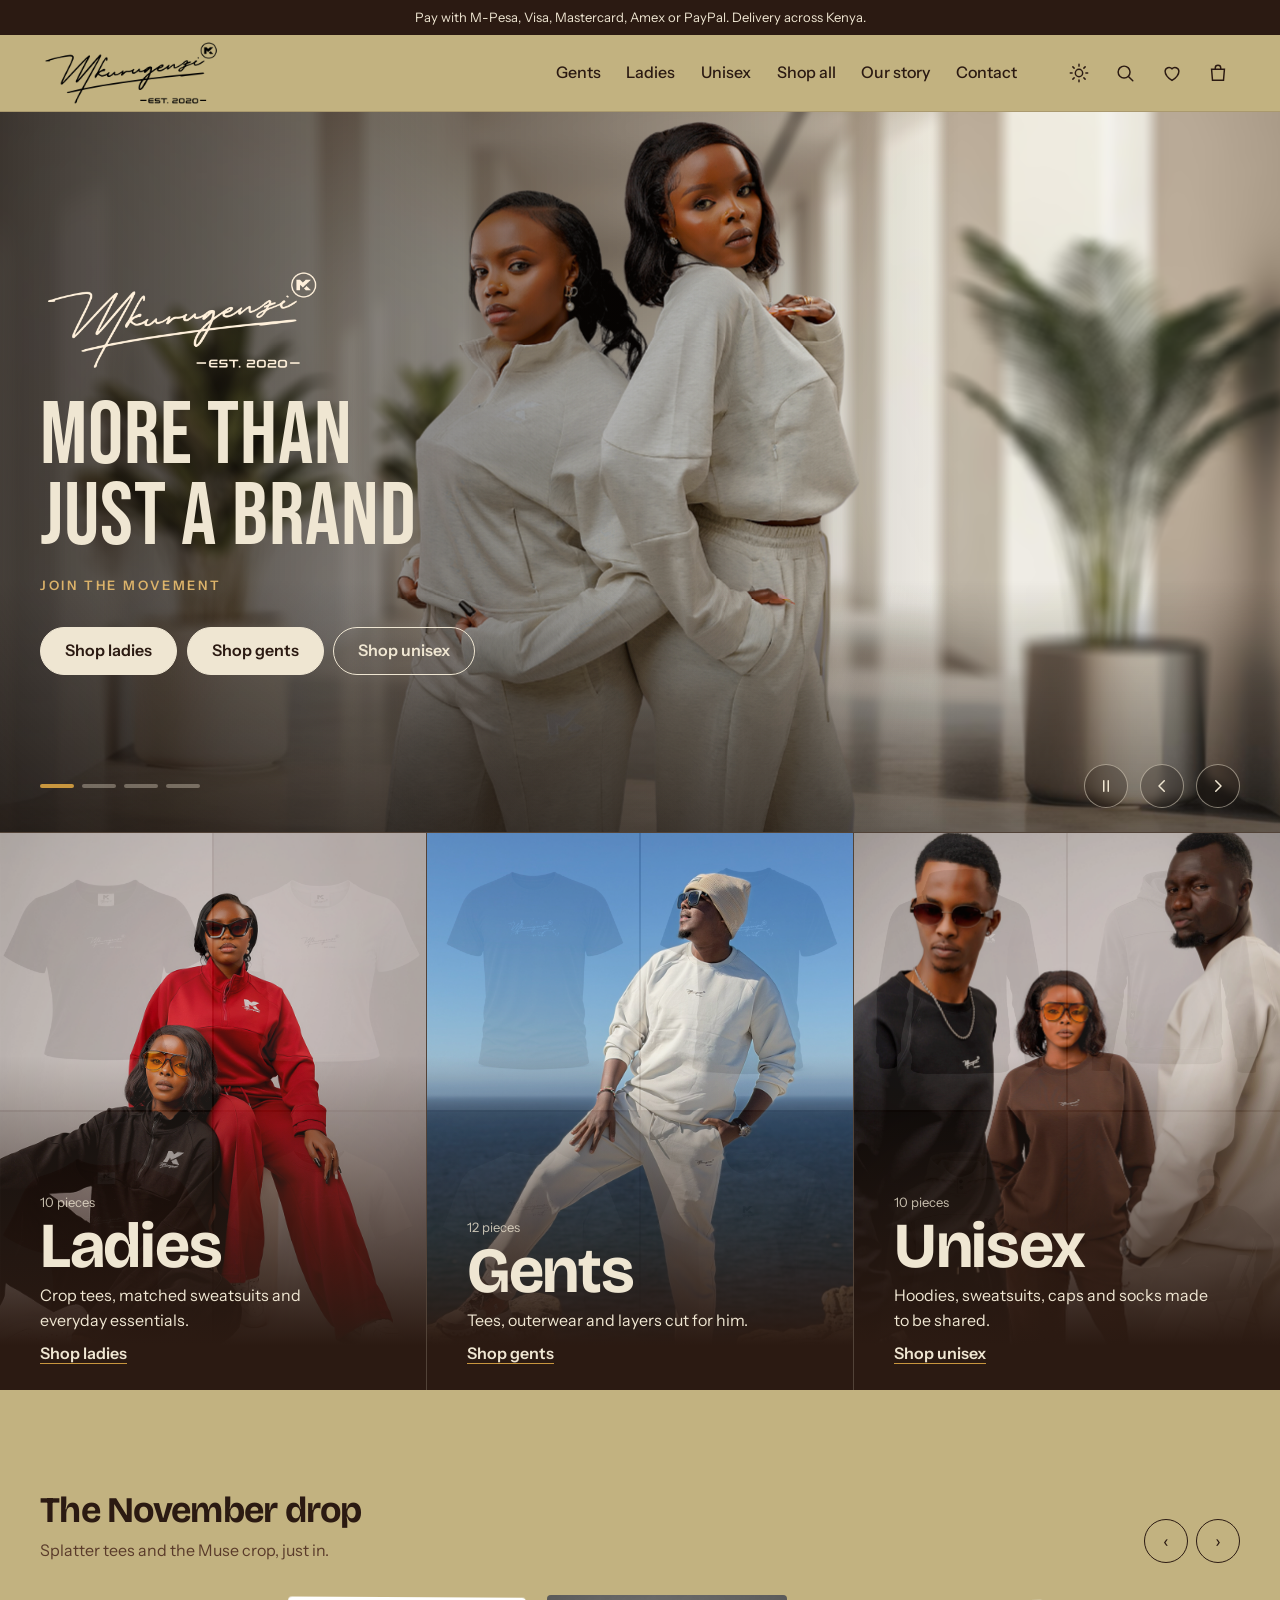
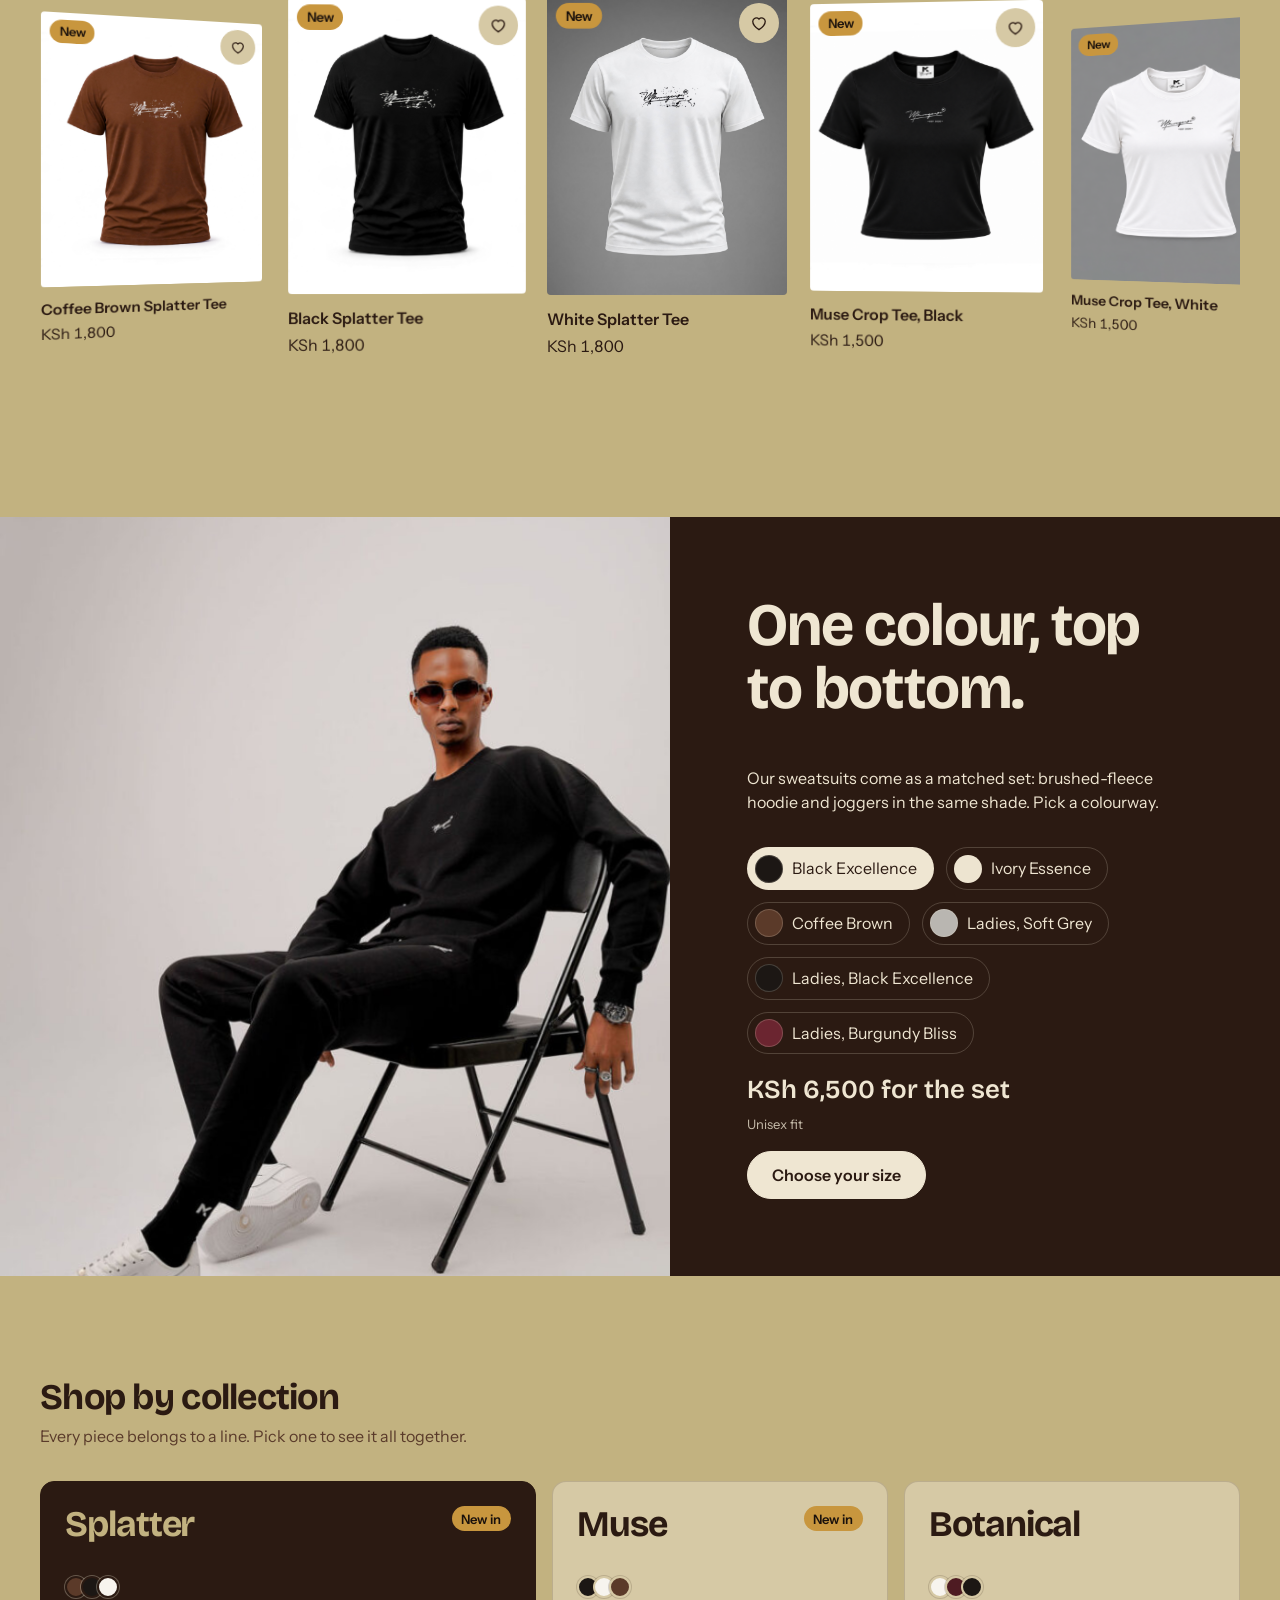
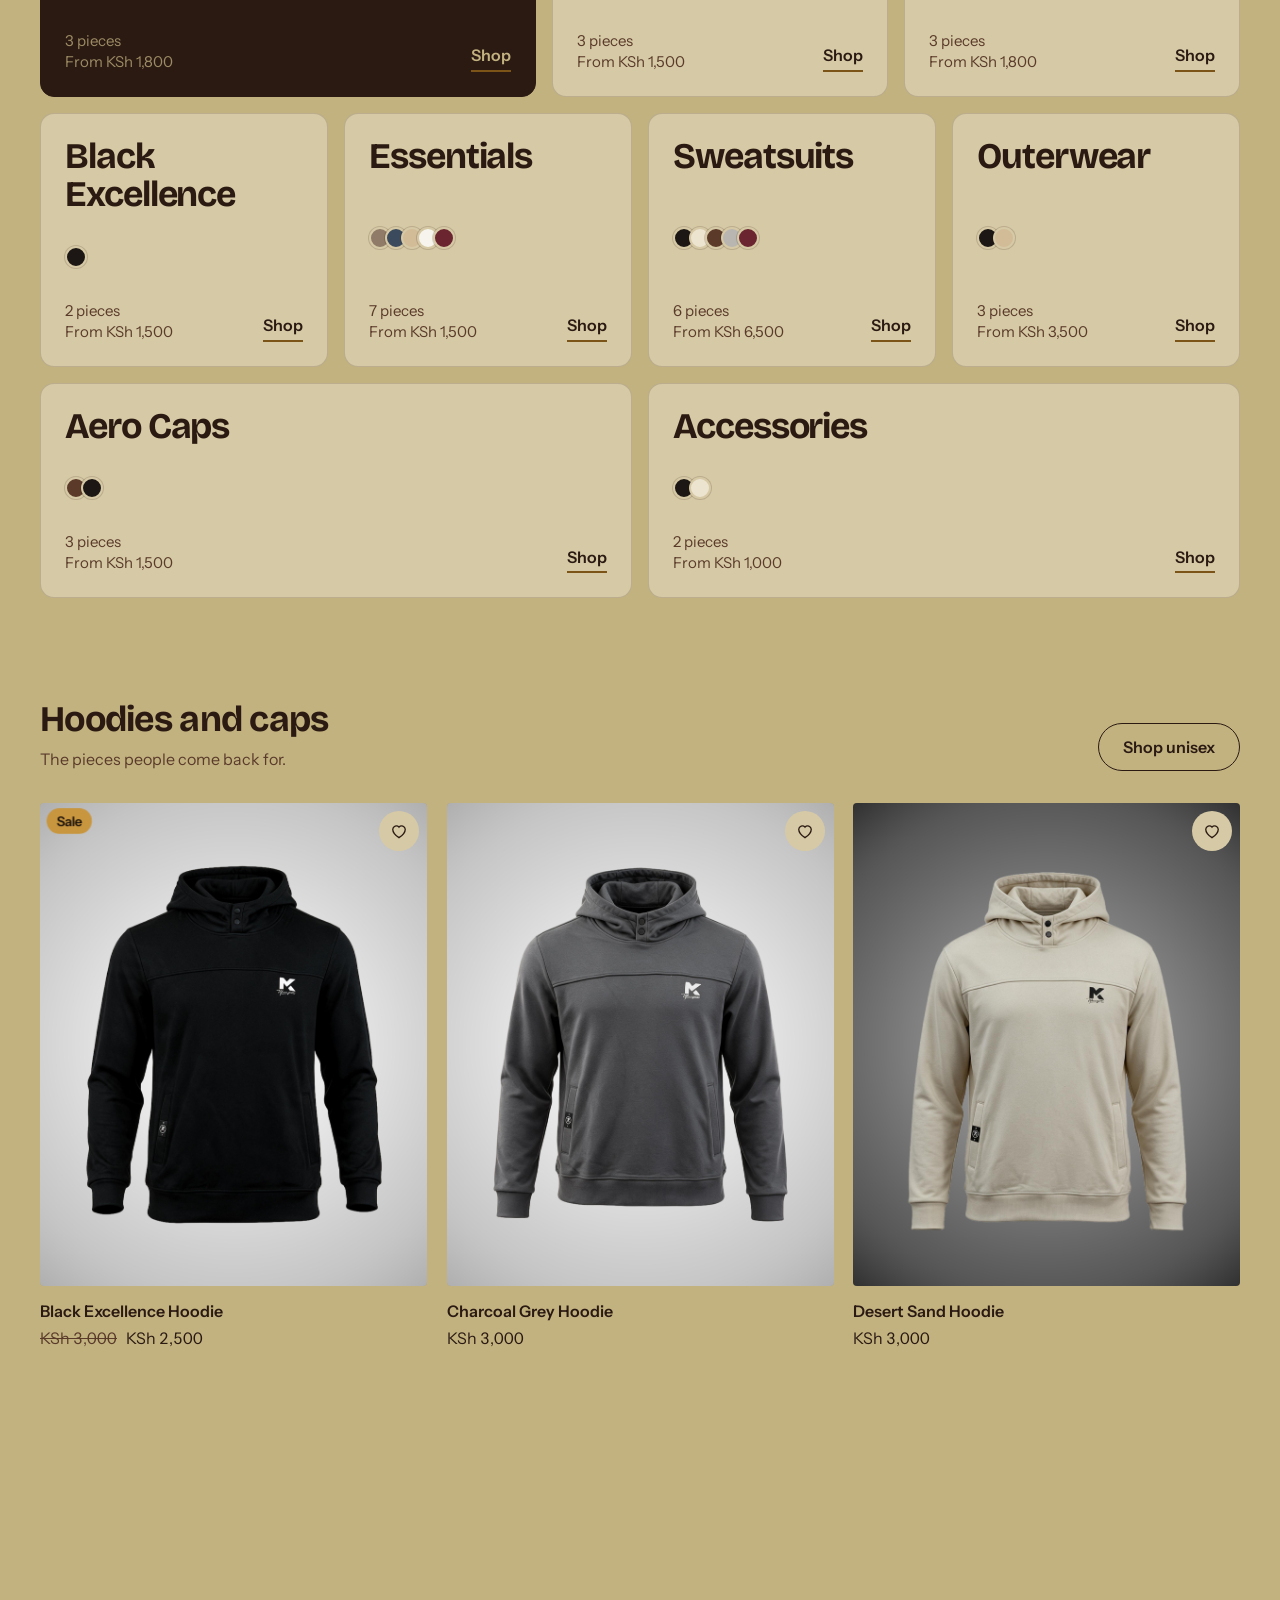
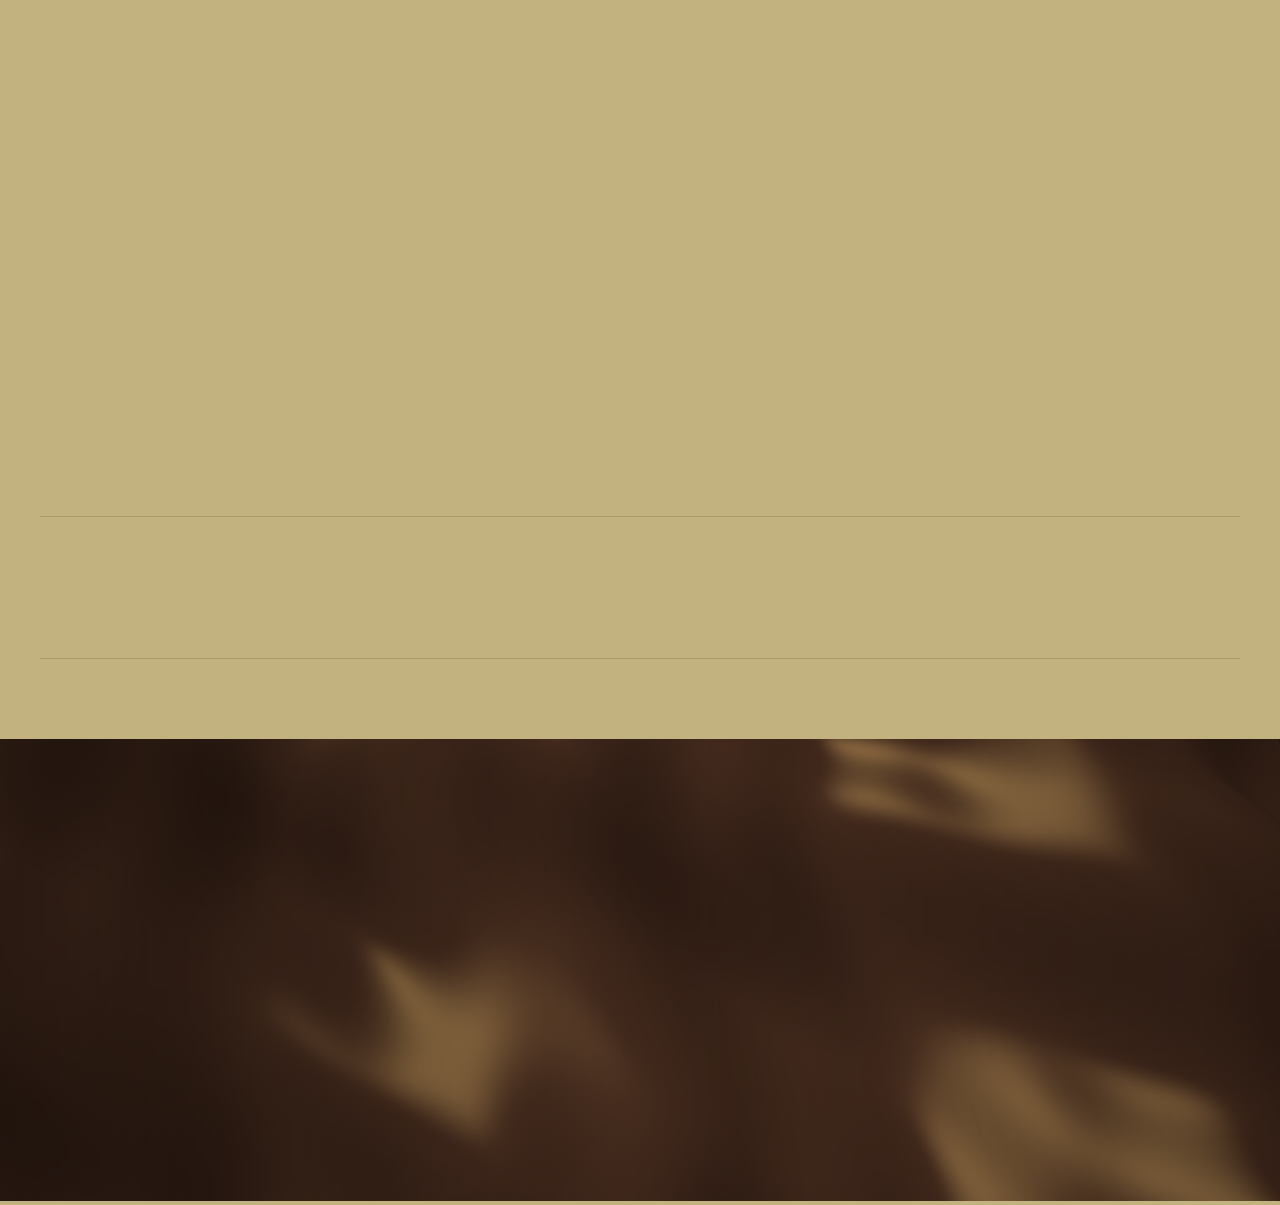
<file: index.html>
<!DOCTYPE html>
<html lang="en">
<head>
  <meta charset="utf-8">
  <meta name="viewport" content="width=device-width, initial-scale=1">
  <title>Mkurugenzi: streetwear and essentials from Nairobi</title>
    <link rel="icon" type="image/png" sizes="32x32" href="images/favicon-32.png">
  <link rel="icon" type="image/png" sizes="192x192" href="images/favicon-192.png">
  <link rel="apple-touch-icon" href="images/apple-touch-icon.png">
  <meta name="description" content="Tees, hoodies, sweatsuits, caps and accessories for gents, ladies and unisex, designed in Nairobi. Pay with M-Pesa, card or PayPal.">
  <link rel="preconnect" href="https://fonts.googleapis.com">
  <link rel="preconnect" href="https://fonts.gstatic.com" crossorigin>
  <link href="https://fonts.googleapis.com/css2?family=Bricolage+Grotesque:opsz,wdth,wght@12..96,75..100,400..800&family=Instrument+Sans:wght@400..700&family=Bebas+Neue&display=swap" rel="stylesheet">
  <link rel="stylesheet" href="css/styles.css">
  <link rel="stylesheet" href="css/three-d.css">
  <script>
    // Apply saved theme (or the system setting) before the page paints
    try { const t = localStorage.getItem("mk_theme"); document.documentElement.dataset.theme = t ? JSON.parse(t) : (matchMedia("(prefers-color-scheme: dark)").matches ? "dark" : "light"); } catch (e) {}
  </script>
</head>
<body data-page="home">
<main>
  <section class="slideshow" aria-roledescription="carousel" aria-label="Featured looks">
    <ul class="slides" id="slides"></ul>
    <div class="wrap slideshow__content">
      <div id="hero-logo"></div>
      <h1 class="poster">More than<br>just a brand</h1>
      <p class="poster-sub">Join the movement</p>
      <div class="actions">
        <a class="btn btn--light" href="shop.html#ladies">Shop ladies</a>
        <a class="btn btn--light" href="shop.html#gents">Shop gents</a>
        <a class="btn btn--outline-light" href="shop.html#unisex">Shop unisex</a>
      </div>
    </div>
    <div class="wrap slideshow__controls">
      <div class="slide-dots" id="slide-dots" role="group" aria-label="Choose slide"></div>
      <button class="slide-btn" id="slide-pause" aria-label="Pause slideshow"></button>
      <button class="slide-btn" data-slide="-1" aria-label="Previous slide"><svg viewBox="0 0 24 24" aria-hidden="true"><path d="M15 5l-7 7 7 7"/></svg></button>
      <button class="slide-btn" data-slide="1" aria-label="Next slide"><svg viewBox="0 0 24 24" aria-hidden="true"><path d="M9 5l7 7-7 7"/></svg></button>
    </div>
  </section>

  <section class="dark" aria-label="Shop by category">
    <nav class="triptych" aria-label="Shop by category" id="triptych"></nav>
  </section>

  <section class="section" id="new" aria-labelledby="new-title">
    <div class="wrap">
      <div class="section-head">
        <div><h2 id="new-title">The November drop</h2><p>Splatter tees and the Muse crop, just in.</p></div>
        <div class="rail-btns"><button data-rail="-1" aria-label="Scroll back">‹</button><button data-rail="1" aria-label="Scroll forward">›</button></div>
      </div>
      <div class="rail" id="new-rail"></div>
    </div>
  </section>

  <section class="picker dark" aria-labelledby="picker-title" id="picker"></section>

  <section class="section" aria-labelledby="coll-title">
    <div class="wrap">
      <div class="section-head"><div><h2 id="coll-title">Shop by collection</h2><p>Every piece belongs to a line. Pick one to see it all together.</p></div></div>
      <div class="coll-grid" id="collections"></div>
    </div>
  </section>

  <section class="section" style="padding-top:0" aria-labelledby="best-title">
    <div class="wrap">
      <div class="section-head"><div><h2 id="best-title">Hoodies and caps</h2><p>The pieces people come back for.</p></div><a class="btn btn--ghost" href="shop.html#unisex">Shop unisex</a></div>
      <div class="grid grid--3" id="staples"></div>
    </div>
  </section>

  <section aria-label="How we deliver">
    <div class="wrap">
      <div class="services">
        <div><h3>Delivered across Kenya</h3><p>Same or next day in Nairobi, one to three days countrywide, or pick up in town.</p></div>
        <div><h3>Pay the way you like</h3><p>M-Pesa, Visa, Mastercard, American Express or PayPal.</p></div>
        <div><h3>Help on WhatsApp</h3><p>Ask about sizes, orders or collabs and we'll reply during working hours.</p></div>
      </div>
    </div>
  </section>
  <div style="height:5rem"></div>
</main>

<script src="js/data.js"></script>
<script src="js/app.js"></script>
<script>
  // Hero slideshow
  const slidesEl = $("#slides"), dotsEl = $("#slide-dots"), pauseBtn = $("#slide-pause");
  $("#hero-logo").innerHTML = logoHTML("logo-mark--hero");
  slidesEl.innerHTML = BRAND.slides.map((s, i) => `<li class="slide${i === 0 ? " is-active" : ""}" role="group" aria-roledescription="slide" aria-label="${i + 1} of ${BRAND.slides.length}"${i ? ' aria-hidden="true"' : ""}><img src="${s.img}" alt="${esc(s.alt)}" ${i ? 'loading="lazy"' : 'fetchpriority="high"'} onerror="this.remove()"></li>`).join("");
  dotsEl.innerHTML = BRAND.slides.map((_, i) => `<button data-go="${i}" aria-label="Show slide ${i + 1}" aria-current="${i === 0}"></button>`).join("");
  const PAUSE = '<svg viewBox="0 0 24 24" aria-hidden="true"><path d="M9 5v14M15 5v14"/></svg>', PLAY = '<svg viewBox="0 0 24 24" aria-hidden="true"><path d="M8 5l11 7-11 7z"/></svg>';
  const reduceMotion = matchMedia("(prefers-reduced-motion: reduce)").matches;
  let current = 0, timer = null, userPaused = reduceMotion;
  function go(n) {
    const slides = $$(".slide", slidesEl);
    current = (n + slides.length) % slides.length;
    slides.forEach((s, i) => { s.classList.toggle("is-active", i === current); s.setAttribute("aria-hidden", i !== current); });
    $$("button", dotsEl).forEach((d, i) => d.setAttribute("aria-current", i === current));
  }
  function play() { stop(); if (!userPaused) timer = setInterval(() => go(current + 1), 5500); }
  function stop() { clearInterval(timer); timer = null; }
  function syncPause() { pauseBtn.innerHTML = userPaused ? PLAY : PAUSE; pauseBtn.setAttribute("aria-label", userPaused ? "Play slideshow" : "Pause slideshow"); }
  $$("[data-slide]").forEach((b) => b.addEventListener("click", () => { go(current + Number(b.dataset.slide)); play(); }));
  dotsEl.addEventListener("click", (e) => { const d = e.target.closest("[data-go]"); if (d) { go(Number(d.dataset.go)); play(); } });
  pauseBtn.addEventListener("click", () => { userPaused = !userPaused; syncPause(); play(); });
  const hero = $(".slideshow");
  hero.addEventListener("mouseenter", stop); hero.addEventListener("mouseleave", play);
  hero.addEventListener("focusin", stop); hero.addEventListener("focusout", play);
  let touchX = null;
  hero.addEventListener("touchstart", (e) => (touchX = e.touches[0].clientX), { passive: true });
  hero.addEventListener("touchend", (e) => { if (touchX == null) return; const dx = e.changedTouches[0].clientX - touchX; if (Math.abs(dx) > 50) { go(current + (dx < 0 ? 1 : -1)); play(); } touchX = null; });
  document.addEventListener("visibilitychange", () => (document.hidden ? stop() : play()));
  syncPause(); play();

  // Category panels with the original category photos
  const tri = $("#triptych");
  ["ladies", "gents", "unisex"].forEach((c) => {
    const items = PRODUCTS.filter((p) => p.cat === c);
    const picks = items.filter((p) => p.price != null).slice(0, 4);
    tri.insertAdjacentHTML("beforeend", `<a class="panel" href="shop.html#${c}">
      <div class="panel__media" aria-hidden="true">${picks.map((p) => productMedia(p)).join("")}</div>
      <img class="panel__photo" src="${BRAND.categories[c]}" alt="" loading="lazy" onerror="this.remove()">
      <span class="count">${items.length} pieces</span>
      <h2>${CATEGORIES[c].name}</h2>
      <p>${CATEGORIES[c].blurb}</p>
      <span class="panel__shop">Shop ${CATEGORIES[c].name.toLowerCase()}</span></a>`);
  });

  // New arrivals rail
  const rail = $("#new-rail");
  rail.innerHTML = PRODUCTS.filter((p) => p.isNew).map(productCard).join("");
  $$("[data-rail]").forEach((b) => b.addEventListener("click", () => rail.scrollBy({ left: Number(b.dataset.rail) * rail.clientWidth * 0.8, behavior: "smooth" })));

  // Sweatsuit picker
  const suits = PRODUCTS.filter((p) => p.type === "sweatsuit");
  const picker = $("#picker");
  picker.innerHTML = `<div class="picker__stage" id="stage"></div>
    <div class="picker__copy">
      <h2 id="picker-title">One colour, top to bottom.</h2>
      <p>Our sweatsuits come as a matched set: brushed-fleece hoodie and joggers in the same shade. Pick a colourway.</p>
      <div class="swatches" role="group" aria-label="Colourway">${suits.map((s, i) => `<button class="swatch" data-suit="${s.id}" aria-pressed="${i === 0}"><i style="background:${s.swatch}"></i>${esc(s.name.replace(" Sweatsuit", "").replace("Ladies Sweatsuit, ", "Ladies "))}</button>`).join("")}</div>
      <div><div class="picker__price" id="suit-price"></div><span class="small" id="suit-cat" style="opacity:.8"></span></div>
      <div><a class="btn btn--light" id="suit-link" href="#">Choose your size</a></div>
    </div>`;
  const showSuit = (id) => {
    const s = getProduct(id);
    $("#stage").innerHTML = productMedia(s);
    $("#suit-price").textContent = money(s.price) + " for the set";
    $("#suit-cat").textContent = CATEGORIES[s.cat].name + " fit";
    $("#suit-link").href = "product.html#" + s.id;
    $$("[data-suit]").forEach((b) => b.setAttribute("aria-pressed", b.dataset.suit === id));
  };
  picker.addEventListener("click", (e) => { const b = e.target.closest("[data-suit]"); if (b) showSuit(b.dataset.suit); });
  showSuit(suits[0].id);

  // Collections as flex cards
  const colls = [...new Set(PRODUCTS.map((p) => p.collection))];
  $("#collections").innerHTML = colls.map((c, idx) => {
    const items = PRODUCTS.filter((p) => p.collection === c);
    const priced = items.filter((p) => p.price != null).map((p) => p.price);
    const isNew = items.some((p) => p.isNew);
    const colours = [...new Set(items.map((p) => p.swatch))].slice(0, 5);
    return `<a class="coll-card${idx === 0 ? " coll-card--feature" : ""}" href="shop.html#c=${encodeURIComponent(c)}">
      <div class="coll-card__top"><h3>${esc(c)}</h3>${isNew ? '<span class="new">New in</span>' : ""}</div>
      <div class="coll-card__dots" aria-hidden="true">${colours.map((h) => `<i style="background:${h}"></i>`).join("")}</div>
      <div class="coll-card__bottom">
        <span class="coll-card__meta">${items.length} piece${items.length > 1 ? "s" : ""}<br>${priced.length ? "From " + money(Math.min(...priced)) : "Coming soon"}</span>
        <span class="coll-card__go">Shop</span>
      </div></a>`;
  }).join("");

  // Staples grid
  $("#staples").innerHTML = PRODUCTS.filter((p) => p.type === "hoodie" || p.type === "cap").map(productCard).join("");
</script>
<script src="js/three-d.js"></script>
</body>
</html>
</file>
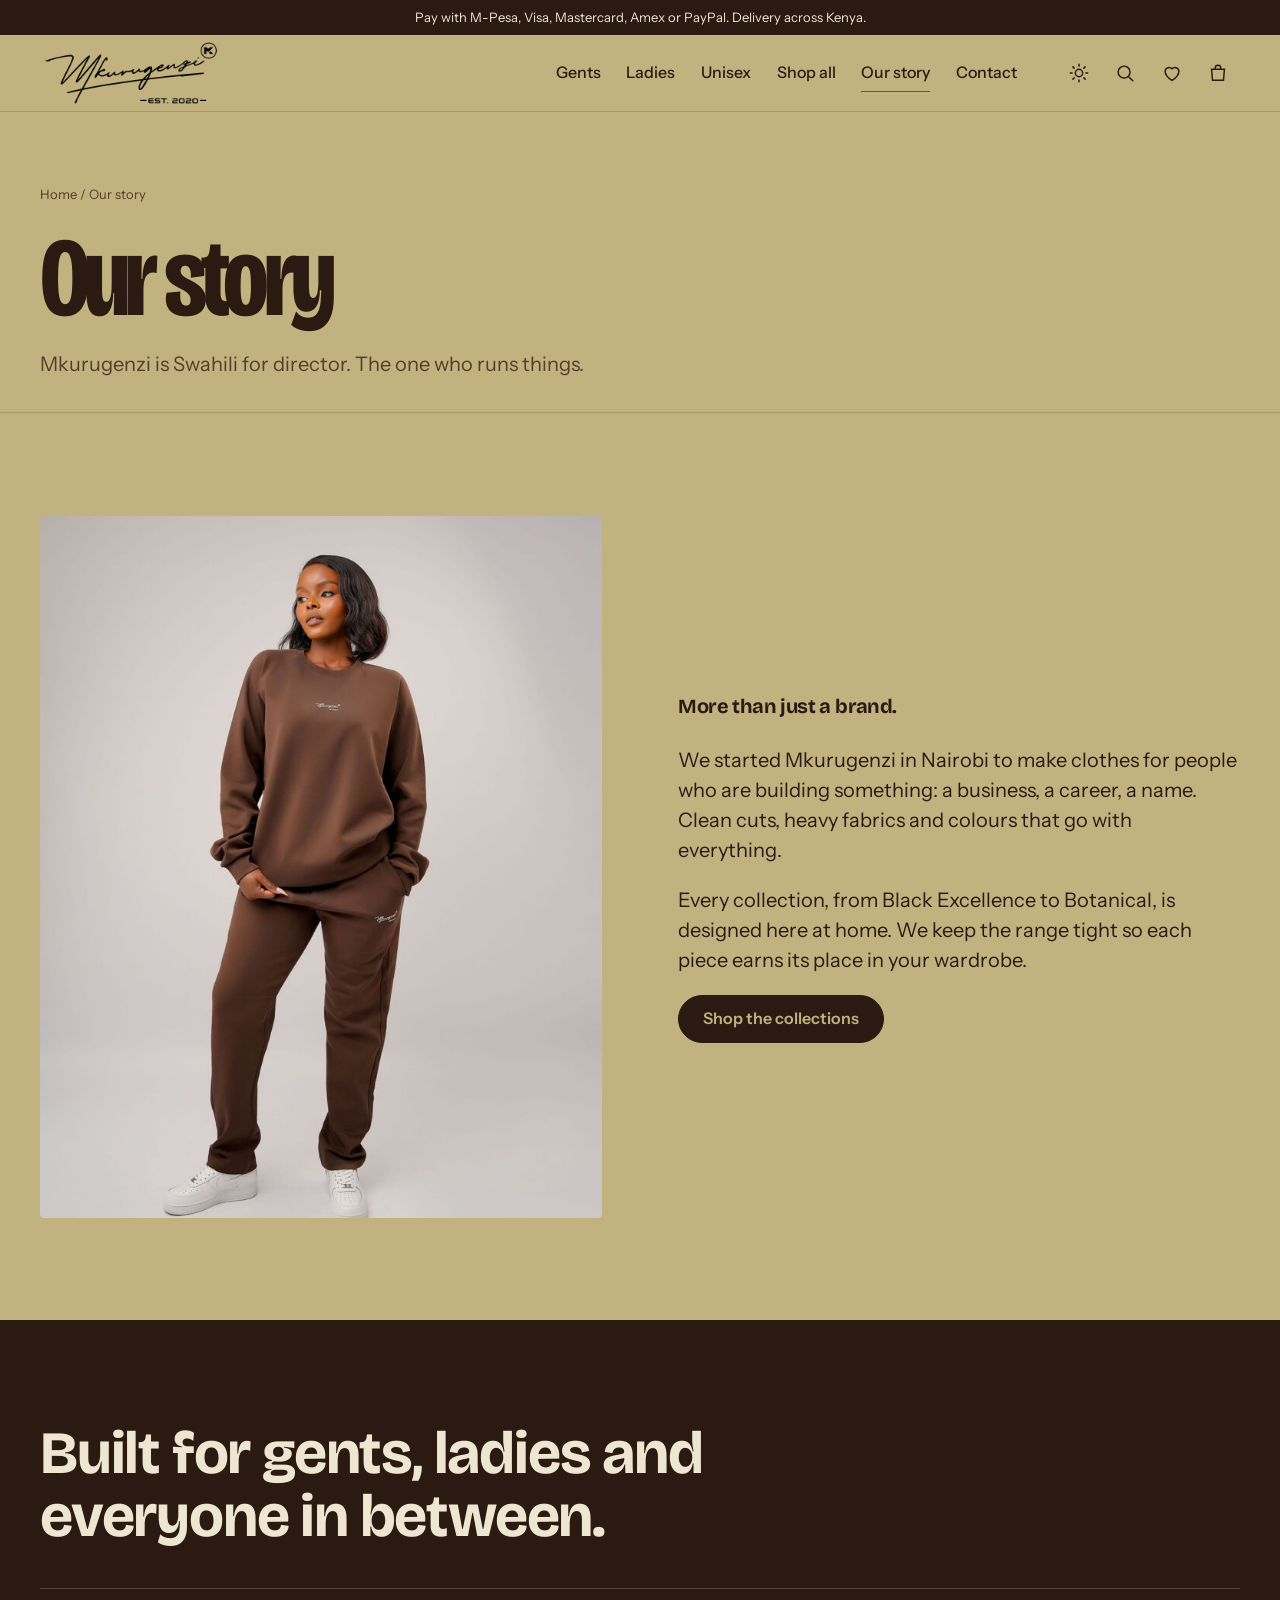
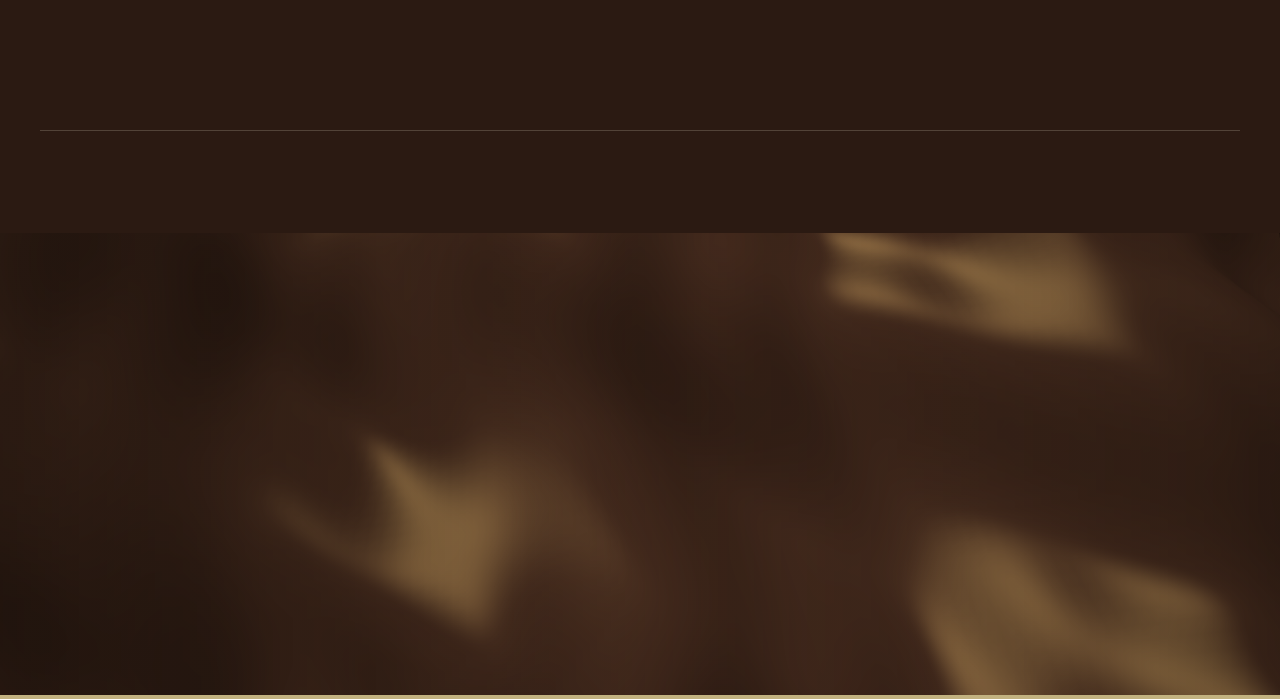
<file: about.html>
<!DOCTYPE html>
<html lang="en">
<head>
  <meta charset="utf-8">
  <meta name="viewport" content="width=device-width, initial-scale=1">
  <title>Our story | Mkurugenzi</title>
    <link rel="icon" type="image/png" sizes="32x32" href="images/favicon-32.png">
  <link rel="icon" type="image/png" sizes="192x192" href="images/favicon-192.png">
  <link rel="apple-touch-icon" href="images/apple-touch-icon.png">
  <link rel="preconnect" href="https://fonts.googleapis.com">
  <link rel="preconnect" href="https://fonts.gstatic.com" crossorigin>
  <link href="https://fonts.googleapis.com/css2?family=Bricolage+Grotesque:opsz,wdth,wght@12..96,75..100,400..800&family=Instrument+Sans:wght@400..700&family=Bebas+Neue&display=swap" rel="stylesheet">
  <link rel="stylesheet" href="css/styles.css">
  <link rel="stylesheet" href="css/three-d.css">
  <script>
    // Apply saved theme (or the system setting) before the page paints
    try { const t = localStorage.getItem("mk_theme"); document.documentElement.dataset.theme = t ? JSON.parse(t) : (matchMedia("(prefers-color-scheme: dark)").matches ? "dark" : "light"); } catch (e) {}
  </script>
</head>
<body data-page="about">
<main>
  <header class="page-head"><div class="wrap"><div class="crumbs"><a href="index.html">Home</a> / Our story</div><h1>Our story</h1><p>Mkurugenzi is Swahili for director. The one who runs things.</p></div></header>
  <section class="section"><div class="wrap story">
    <div id="story-img"></div>
    <div>
      <p class="manifesto">More than just a brand.</p>
      <p style="margin-top:1.5rem">We started Mkurugenzi in Nairobi to make clothes for people who are building something: a business, a career, a name. Clean cuts, heavy fabrics and colours that go with everything.</p>
      <p>Every collection, from Black Excellence to Botanical, is designed here at home. We keep the range tight so each piece earns its place in your wardrobe.</p>
      <a class="btn" href="shop.html">Shop the collections</a>
    </div>
  </div></section>
  <section class="dark section"><div class="wrap">
    <h2 style="font-size:var(--step-4);max-width:18ch">Built for gents, ladies and everyone in between.</h2>
    <div class="services" style="border-color:var(--line-light);margin-top:2.5rem">
      <div><h3>Gents</h3><p style="color:inherit;opacity:.8">Tees, jackets and quarter zips.</p><a href="shop.html#gents">Shop gents</a></div>
      <div style="border-color:var(--line-light)"><h3>Ladies</h3><p style="color:inherit;opacity:.8">Muse crops, matched sweatsuits, the tote.</p><a href="shop.html#ladies">Shop ladies</a></div>
      <div style="border-color:var(--line-light)"><h3>Unisex</h3><p style="color:inherit;opacity:.8">Hoodies, sweatsuits, caps and socks.</p><a href="shop.html#unisex">Shop unisex</a></div>
    </div>
  </div></section>
</main>
<script src="js/data.js"></script>
<script src="js/app.js"></script>
<script>$("#story-img").innerHTML = productMedia(getProduct("sweatsuit-coffee-brown"));</script>
<script src="js/three-d.js"></script>
</body>
</html>
</file>
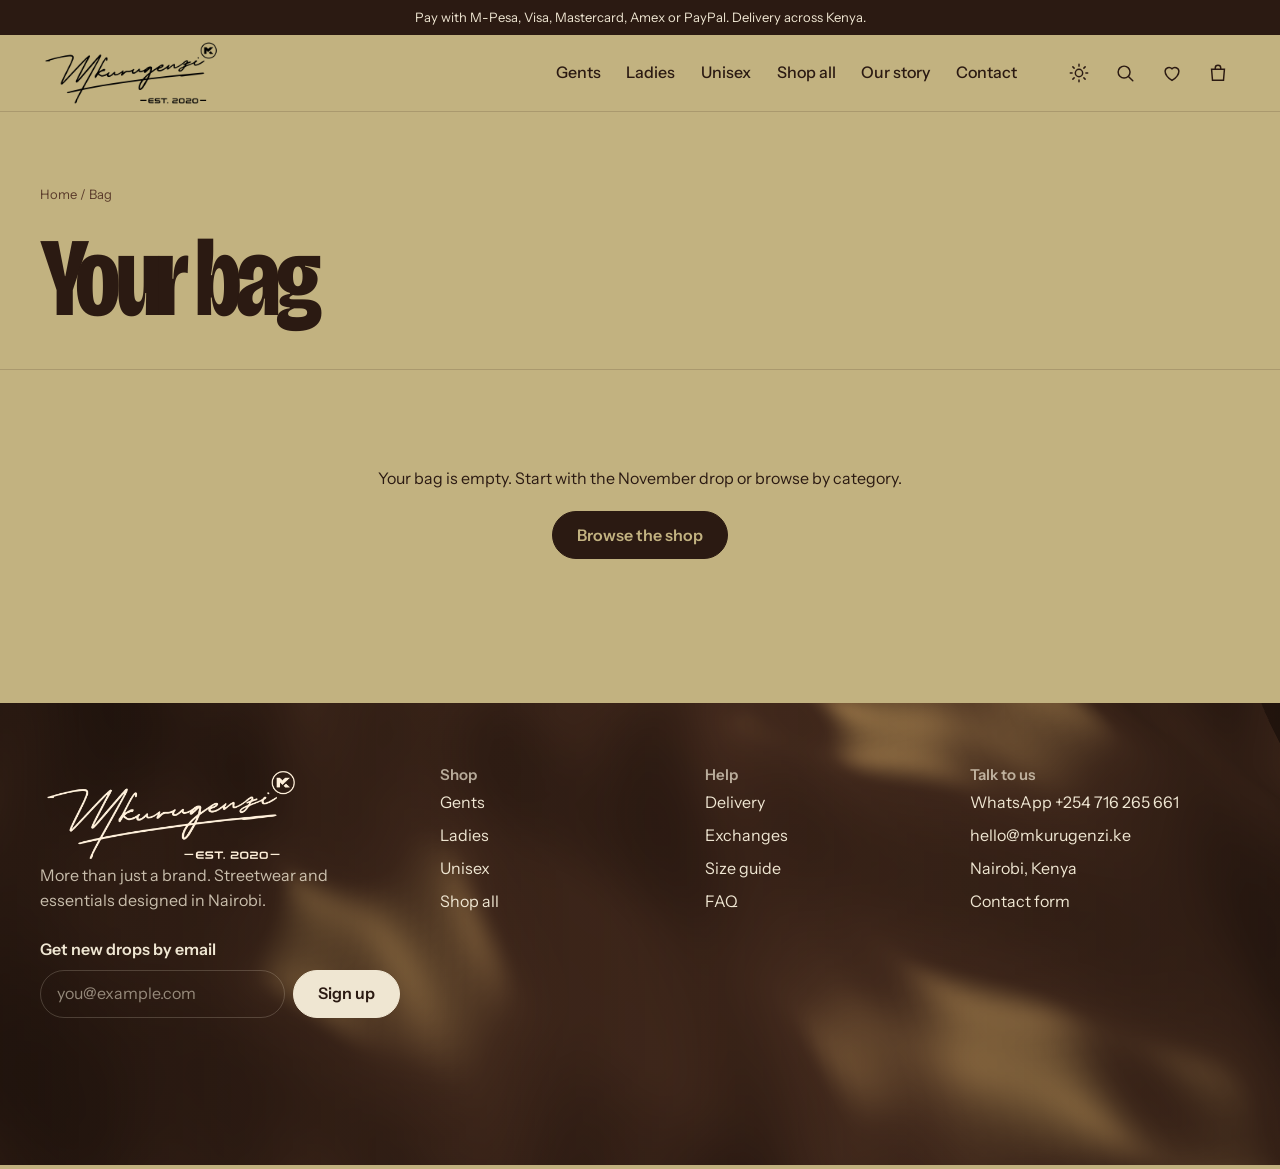
<file: cart.html>
<!DOCTYPE html>
<html lang="en">
<head>
  <meta charset="utf-8">
  <meta name="viewport" content="width=device-width, initial-scale=1">
  <title>Your bag | Mkurugenzi</title>
    <link rel="icon" type="image/png" sizes="32x32" href="images/favicon-32.png">
  <link rel="icon" type="image/png" sizes="192x192" href="images/favicon-192.png">
  <link rel="apple-touch-icon" href="images/apple-touch-icon.png">
  <link rel="preconnect" href="https://fonts.googleapis.com">
  <link rel="preconnect" href="https://fonts.gstatic.com" crossorigin>
  <link href="https://fonts.googleapis.com/css2?family=Bricolage+Grotesque:opsz,wdth,wght@12..96,75..100,400..800&family=Instrument+Sans:wght@400..700&family=Bebas+Neue&display=swap" rel="stylesheet">
  <link rel="stylesheet" href="css/styles.css">
  <link rel="stylesheet" href="css/three-d.css">
  <script>
    // Apply saved theme (or the system setting) before the page paints
    try { const t = localStorage.getItem("mk_theme"); document.documentElement.dataset.theme = t ? JSON.parse(t) : (matchMedia("(prefers-color-scheme: dark)").matches ? "dark" : "light"); } catch (e) {}
  </script>
</head>
<body data-page="cart">
<main>
  <header class="page-head"><div class="wrap"><div class="crumbs"><a href="index.html">Home</a> / Bag</div><h1>Your bag</h1></div></header>
  <div class="wrap cart-layout" id="cart-root"></div>
</main>
<script src="js/data.js"></script>
<script src="js/app.js"></script>
<script>
  const root = $("#cart-root");
  function renderCart() {
    const items = Cart.items();
    if (!items.length) {
      root.style.display = "block";
      root.innerHTML = `<div class="empty"><p>Your bag is empty. Start with the November drop or browse by category.</p><a class="btn" href="shop.html">Browse the shop</a></div>`;
      return;
    }
    root.innerHTML = `<div id="lines">${items.map(lineHTML).join("")}<p style="margin-top:1.5rem"><a href="shop.html">Continue shopping</a></p></div>
      <aside class="summary" aria-labelledby="sum-title">
        <h2 id="sum-title">Summary</h2>
        <div class="row-between"><span>Items (${Cart.count()})</span><span>${money(Cart.subtotal())}</span></div>
        <div class="row-between"><span>Delivery</span><span class="muted">From ${money(0)} at checkout</span></div>
        <div class="row-between total"><span>Subtotal</span><span>${money(Cart.subtotal())}</span></div>
        <a class="btn btn--block" href="checkout.html" style="margin-top:1.25rem">Checkout</a>
        <ul class="pay-marks" style="margin-top:1rem;justify-content:center" aria-label="Accepted payments">${payMarks()}</ul>
      </aside>`;
  }
  bindLineControls(root);
  document.addEventListener("cart:change", renderCart);
  renderCart();
</script>
<script src="js/three-d.js"></script>
</body>
</html>
</file>
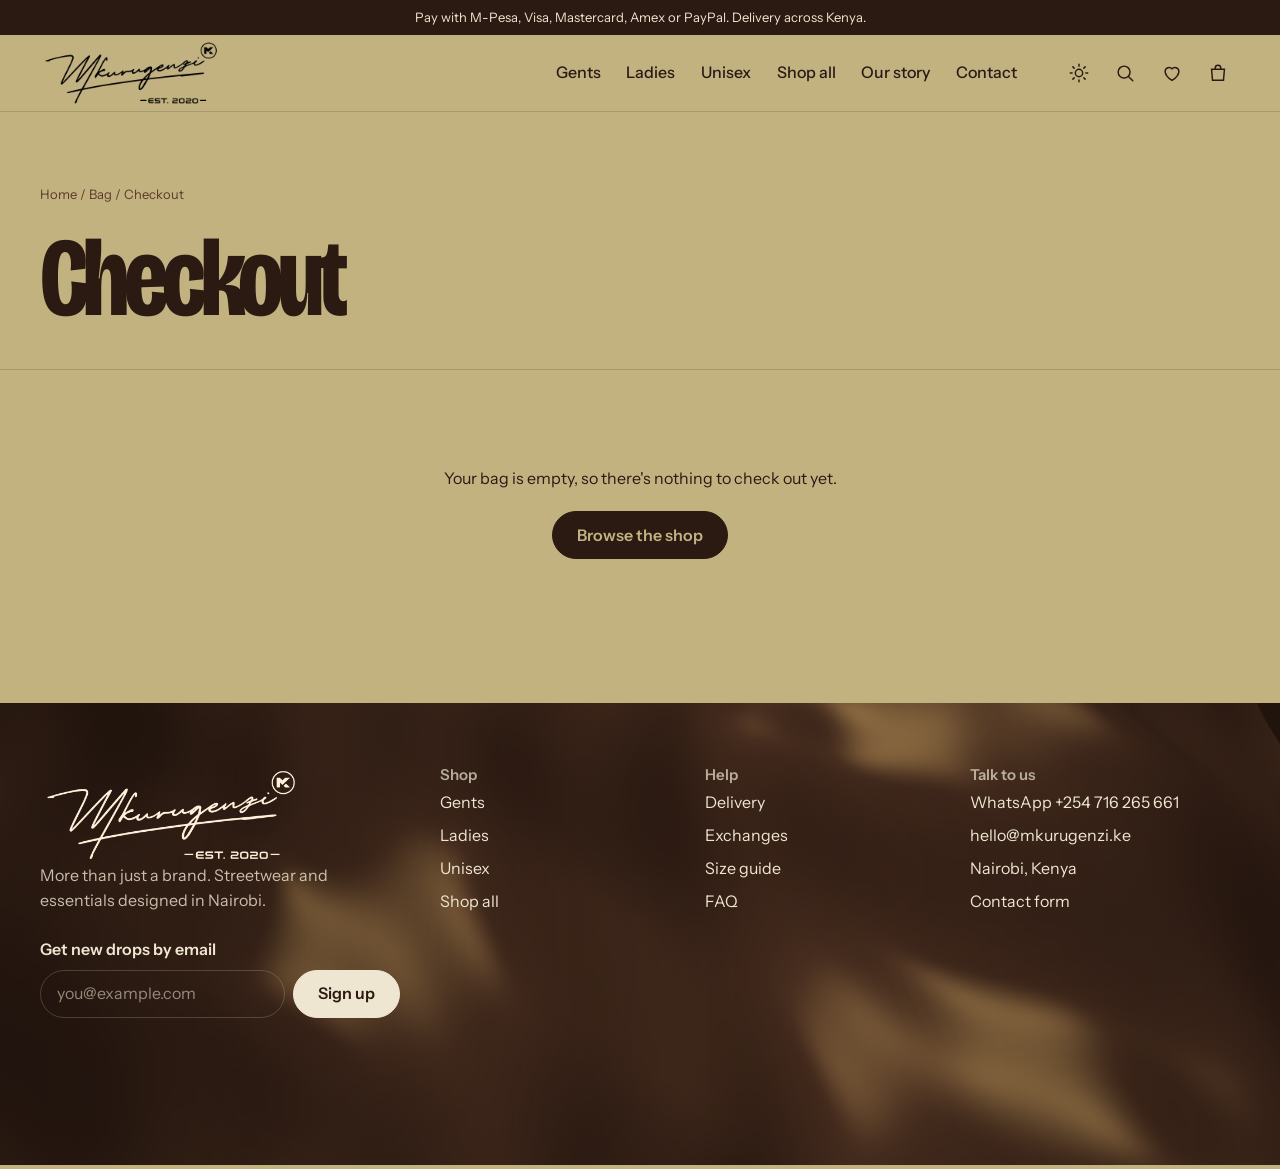
<file: checkout.html>
<!DOCTYPE html>
<html lang="en">
<head>
  <meta charset="utf-8">
  <meta name="viewport" content="width=device-width, initial-scale=1">
  <title>Checkout | Mkurugenzi</title>
    <link rel="icon" type="image/png" sizes="32x32" href="images/favicon-32.png">
  <link rel="icon" type="image/png" sizes="192x192" href="images/favicon-192.png">
  <link rel="apple-touch-icon" href="images/apple-touch-icon.png">
  <link rel="preconnect" href="https://fonts.googleapis.com">
  <link rel="preconnect" href="https://fonts.gstatic.com" crossorigin>
  <link href="https://fonts.googleapis.com/css2?family=Bricolage+Grotesque:opsz,wdth,wght@12..96,75..100,400..800&family=Instrument+Sans:wght@400..700&family=Bebas+Neue&display=swap" rel="stylesheet">
  <link rel="stylesheet" href="css/styles.css">
  <link rel="stylesheet" href="css/three-d.css">
  <script>
    // Apply saved theme (or the system setting) before the page paints
    try { const t = localStorage.getItem("mk_theme"); document.documentElement.dataset.theme = t ? JSON.parse(t) : (matchMedia("(prefers-color-scheme: dark)").matches ? "dark" : "light"); } catch (e) {}
  </script>
</head>
<body data-page="checkout">
<main id="checkout-main">
  <header class="page-head"><div class="wrap"><div class="crumbs"><a href="index.html">Home</a> / <a href="cart.html">Bag</a> / Checkout</div><h1>Checkout</h1></div></header>
  <div class="wrap checkout-layout" id="checkout-root">
    <form id="checkout" novalidate>
      <!-- 1. Contact -->
      <section class="step" aria-labelledby="s1">
        <div class="step__head"><span class="step__num">1</span><h2 id="s1">Your details</h2></div>
        <div class="form-grid">
          <div class="field"><label for="first">First name</label><input id="first" name="first" autocomplete="given-name" required><p class="field-error"></p></div>
          <div class="field"><label for="last">Last name</label><input id="last" name="last" autocomplete="family-name" required><p class="field-error"></p></div>
          <div class="field"><label for="email">Email</label><input id="email" name="email" type="email" autocomplete="email" required><span class="hint">We'll send your receipt here.</span><p class="field-error"></p></div>
          <div class="field"><label for="phone">Phone</label><div class="prefix-input"><span>+254</span><input id="phone" name="phone" type="tel" inputmode="tel" autocomplete="tel-national" placeholder="712 345 678" required></div><span class="hint">For delivery updates by SMS.</span><p class="field-error"></p></div>
        </div>
      </section>

      <!-- 2. Delivery -->
      <section class="step" aria-labelledby="s2">
        <div class="step__head"><span class="step__num">2</span><h2 id="s2">Delivery</h2></div>
        <div class="options" id="delivery-options" role="radiogroup" aria-label="Delivery option"></div>
        <div class="form-grid" id="address" style="margin-top:1.25rem">
          <div class="field"><label for="county">County</label><select id="county" name="county" required><option value="">Choose county</option></select><p class="field-error"></p></div>
          <div class="field"><label for="town">Town or area</label><input id="town" name="town" autocomplete="address-level2" placeholder="e.g. Kilimani" required><p class="field-error"></p></div>
          <div class="field full"><label for="street">Street, building and house number</label><input id="street" name="street" autocomplete="street-address" placeholder="e.g. Argwings Kodhek Rd, Elgon Court, Apt 4B" required><p class="field-error"></p></div>
          <div class="field full"><label for="notes">Directions for the rider <span class="muted" style="font-weight:400">(optional)</span></label><input id="notes" name="notes" placeholder="Landmark, gate colour, best time to call"></div>
        </div>
        <p class="muted small" id="pickup-note" hidden style="margin-top:1rem">We'll SMS you when your order is ready to collect, with the pickup address in Nairobi CBD.</p>
      </section>

      <!-- 3. Payment -->
      <section class="step" aria-labelledby="s3">
        <div class="step__head"><span class="step__num">3</span><h2 id="s3">Payment</h2></div>
        <div class="pay-tabs" role="radiogroup" aria-label="Payment method">
          <label class="pay-tab"><input type="radio" name="method" value="mpesa" checked><span><i class="logo logo--mpesa">M-PESA</i>M-Pesa</span></label>
          <label class="pay-tab"><input type="radio" name="method" value="visa"><span><i class="logo logo--visa">VISA</i>Visa</span></label>
          <label class="pay-tab"><input type="radio" name="method" value="mastercard"><span><i class="logo logo--mastercard" aria-hidden="true"></i>Mastercard</span></label>
          <label class="pay-tab"><input type="radio" name="method" value="amex"><span><i class="logo logo--amex">AMEX</i>Amex</span></label>
          <label class="pay-tab"><input type="radio" name="method" value="paypal"><span><i class="logo logo--paypal">PayPal</i>PayPal</span></label>
        </div>

        <div class="pay-panel" data-panel="mpesa">
          <p>We'll send a payment prompt to this phone. Enter your M-Pesa PIN on your phone to finish.</p>
          <div class="field"><label for="mpesa-phone">M-Pesa phone number</label><div class="prefix-input"><span>+254</span><input id="mpesa-phone" type="tel" inputmode="tel" placeholder="712 345 678"></div><p class="field-error"></p></div>
        </div>

        <div class="pay-panel" data-panel="card" hidden>
          <div class="form-grid">
            <div class="field full"><label for="card-name">Name on card</label><input id="card-name" autocomplete="cc-name"><p class="field-error"></p></div>
            <div class="field full"><label for="card-number">Card number</label>
              <div class="input-wrap"><input id="card-number" inputmode="numeric" autocomplete="cc-number" placeholder="1234 5678 9012 3456"><span class="brand" id="card-brand"></span></div>
              <span class="hint" id="card-hint">We accept Visa, Mastercard and American Express.</span><p class="field-error"></p></div>
            <div class="field"><label for="card-exp">Expiry date</label><input id="card-exp" inputmode="numeric" autocomplete="cc-exp" placeholder="MM / YY"><p class="field-error"></p></div>
            <div class="field"><label for="card-cvc">Security code</label><input id="card-cvc" inputmode="numeric" autocomplete="cc-csc" placeholder="3 digits"><span class="hint" id="cvc-hint">The 3 digits on the back of your card.</span><p class="field-error"></p></div>
          </div>
        </div>

        <div class="pay-panel" data-panel="paypal" hidden>
          <p>You'll sign in to PayPal to approve the payment, then come back here to see your order.</p>
          <p style="margin:0">PayPal charges in US dollars. Estimated total: <strong id="usd"></strong></p>
        </div>

        <p class="secure"><svg viewBox="0 0 24 24" aria-hidden="true"><rect x="5" y="11" width="14" height="9" rx="2"/><path d="M8 11V8a4 4 0 0 1 8 0v3"/></svg>Payments are encrypted. We never store your card details.</p>
      </section>

      <section class="step" style="padding-bottom:0">
        <label class="check"><input type="checkbox" id="terms"> <span>I agree to the <a href="help.html#returns">delivery and exchange terms</a>.</span></label>
        <p class="field-error" id="terms-error"></p>
        <button class="btn btn--block" type="submit" id="pay-btn" style="min-height:56px;font-size:1.0625rem;margin-top:.5rem">Pay</button>
        <p class="field-error" id="form-error" role="alert"></p>
      </section>
    </form>

    <aside class="summary" aria-labelledby="sum-title">
      <h2 id="sum-title">Order summary</h2>
      <div id="sum-lines"></div>
      <div style="border-top:1px solid var(--line);margin-top:.75rem;padding-top:.5rem">
        <div class="row-between"><span>Subtotal</span><span id="sum-sub"></span></div>
        <div class="row-between"><span>Delivery</span><span id="sum-ship"></span></div>
        <div class="row-between total"><span>Total</span><span id="sum-total"></span></div>
      </div>
      <a href="cart.html" class="small muted">Edit bag</a>
    </aside>
  </div>
</main>

<!-- Payment modal -->
<div class="modal" id="pay-modal" hidden><div class="modal__box" role="dialog" aria-modal="true" aria-labelledby="modal-title" id="modal-box"></div></div>

<script src="js/data.js"></script>
<script src="js/app.js"></script>
<script src="js/checkout.js"></script>
<script src="js/three-d.js"></script>
</body>
</html>
</file>
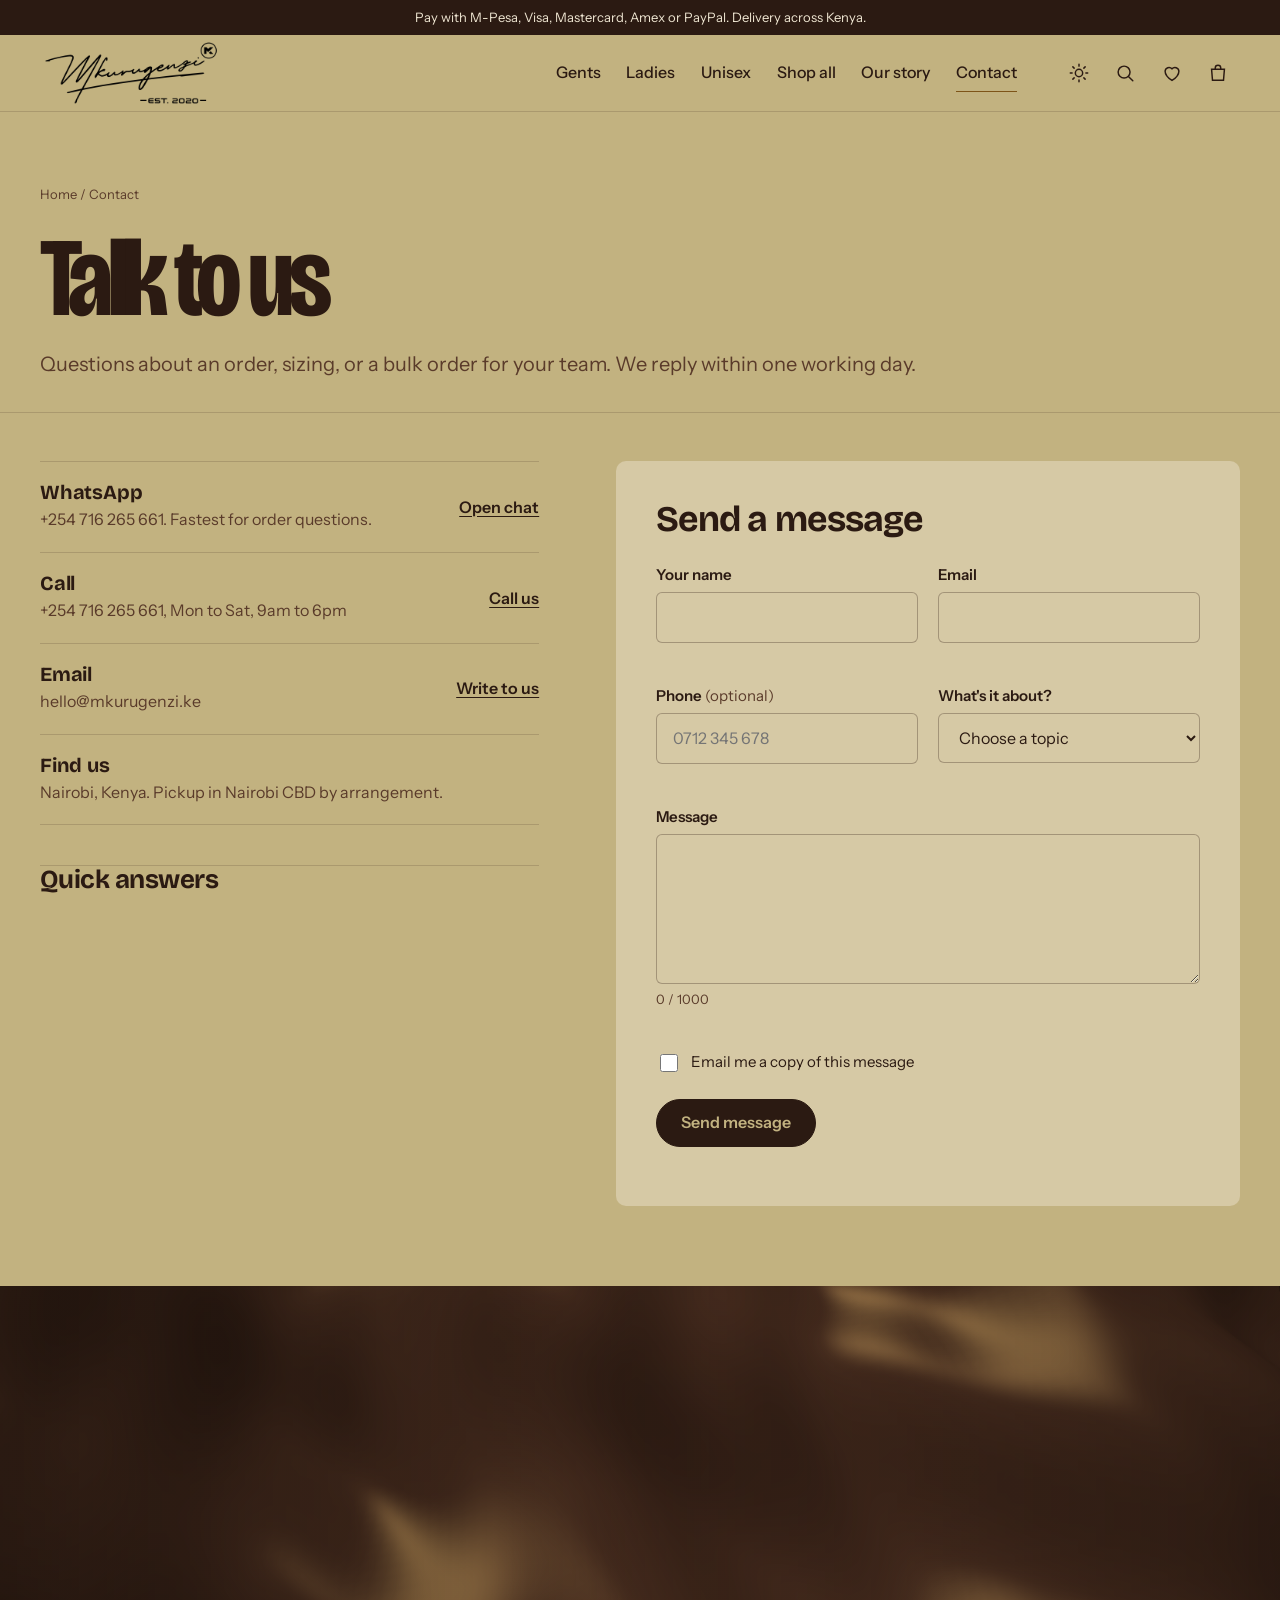
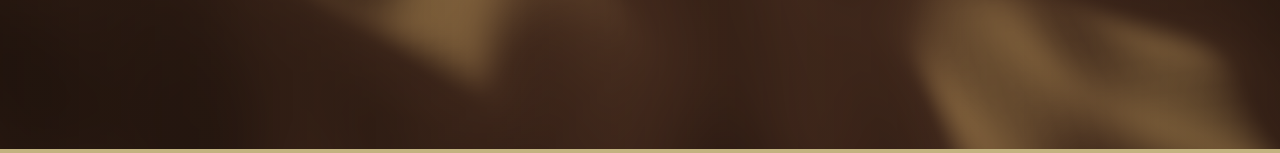
<file: contact.html>
<!DOCTYPE html>
<html lang="en">
<head>
  <meta charset="utf-8">
  <meta name="viewport" content="width=device-width, initial-scale=1">
  <title>Contact us | Mkurugenzi</title>
    <link rel="icon" type="image/png" sizes="32x32" href="images/favicon-32.png">
  <link rel="icon" type="image/png" sizes="192x192" href="images/favicon-192.png">
  <link rel="apple-touch-icon" href="images/apple-touch-icon.png">
  <link rel="preconnect" href="https://fonts.googleapis.com">
  <link rel="preconnect" href="https://fonts.gstatic.com" crossorigin>
  <link href="https://fonts.googleapis.com/css2?family=Bricolage+Grotesque:opsz,wdth,wght@12..96,75..100,400..800&family=Instrument+Sans:wght@400..700&family=Bebas+Neue&display=swap" rel="stylesheet">
  <link rel="stylesheet" href="css/styles.css">
  <link rel="stylesheet" href="css/three-d.css">
  <script>
    // Apply saved theme (or the system setting) before the page paints
    try { const t = localStorage.getItem("mk_theme"); document.documentElement.dataset.theme = t ? JSON.parse(t) : (matchMedia("(prefers-color-scheme: dark)").matches ? "dark" : "light"); } catch (e) {}
  </script>
</head>
<body data-page="contact">
<main>
  <header class="page-head"><div class="wrap"><div class="crumbs"><a href="index.html">Home</a> / Contact</div><h1>Talk to us</h1><p>Questions about an order, sizing, or a bulk order for your team. We reply within one working day.</p></div></header>
  <div class="wrap contact-layout">
    <div>
      <div class="channels" id="channels"></div>
      <div class="details" style="margin-top:2.5rem">
        <h2 style="font-size:var(--step-2)">Quick answers</h2>
        <details><summary>Where is my order?</summary><div>You'll get an SMS with tracking when your order leaves us. For anything else, send your order number on WhatsApp.</div></details>
        <details><summary>Which size should I get?</summary><div>Check the <a href="help.html#sizing">size guide</a>. Between sizes? Size up for a relaxed fit.</div></details>
        <details><summary>How do exchanges work?</summary><div>Within 7 days of delivery, unworn with tags. <a href="help.html#returns">See the details</a>.</div></details>
      </div>
    </div>

    <div class="form-card" id="form-card">
      <form id="contact" novalidate>
        <h2 style="font-size:var(--step-3)">Send a message</h2>
        <div class="form-grid" style="margin-top:1.5rem">
          <div class="field"><label for="c-name">Your name</label><input id="c-name" name="name" autocomplete="name" required><p class="field-error"></p></div>
          <div class="field"><label for="c-email">Email</label><input id="c-email" name="email" type="email" autocomplete="email" required><p class="field-error"></p></div>
          <div class="field"><label for="c-phone">Phone <span class="muted" style="font-weight:400">(optional)</span></label><input id="c-phone" name="phone" type="tel" autocomplete="tel" placeholder="0712 345 678"><p class="field-error"></p></div>
          <div class="field"><label for="c-topic">What's it about?</label>
            <select id="c-topic" name="topic" required>
              <option value="">Choose a topic</option>
              <option>An order I placed</option>
              <option>Sizing and fit</option>
              <option>Exchange</option>
              <option>Bulk or corporate order</option>
              <option>Collaboration or press</option>
              <option>Something else</option>
            </select><p class="field-error"></p></div>
          <div class="field full" id="order-field" hidden><label for="c-order">Order number</label><input id="c-order" name="order" placeholder="MK-XXXXXX"><span class="hint">You'll find it in your confirmation email.</span><p class="field-error"></p></div>
          <div class="field full"><label for="c-msg">Message</label><textarea id="c-msg" name="message" maxlength="1000" required></textarea><span class="hint" id="c-count">0 / 1000</span><p class="field-error"></p></div>
          <label class="check full"><input type="checkbox" name="copy" id="c-copy"> <span>Email me a copy of this message</span></label>
        </div>
        <button class="btn" type="submit" style="margin-top:1.5rem">Send message</button>
        <p class="field-error" id="c-form-error" role="alert"></p>
      </form>
    </div>
  </div>
</main>
<script src="js/data.js"></script>
<script src="js/app.js"></script>
<script src="js/contact.js"></script>
<script src="js/three-d.js"></script>
</body>
</html>
</file>
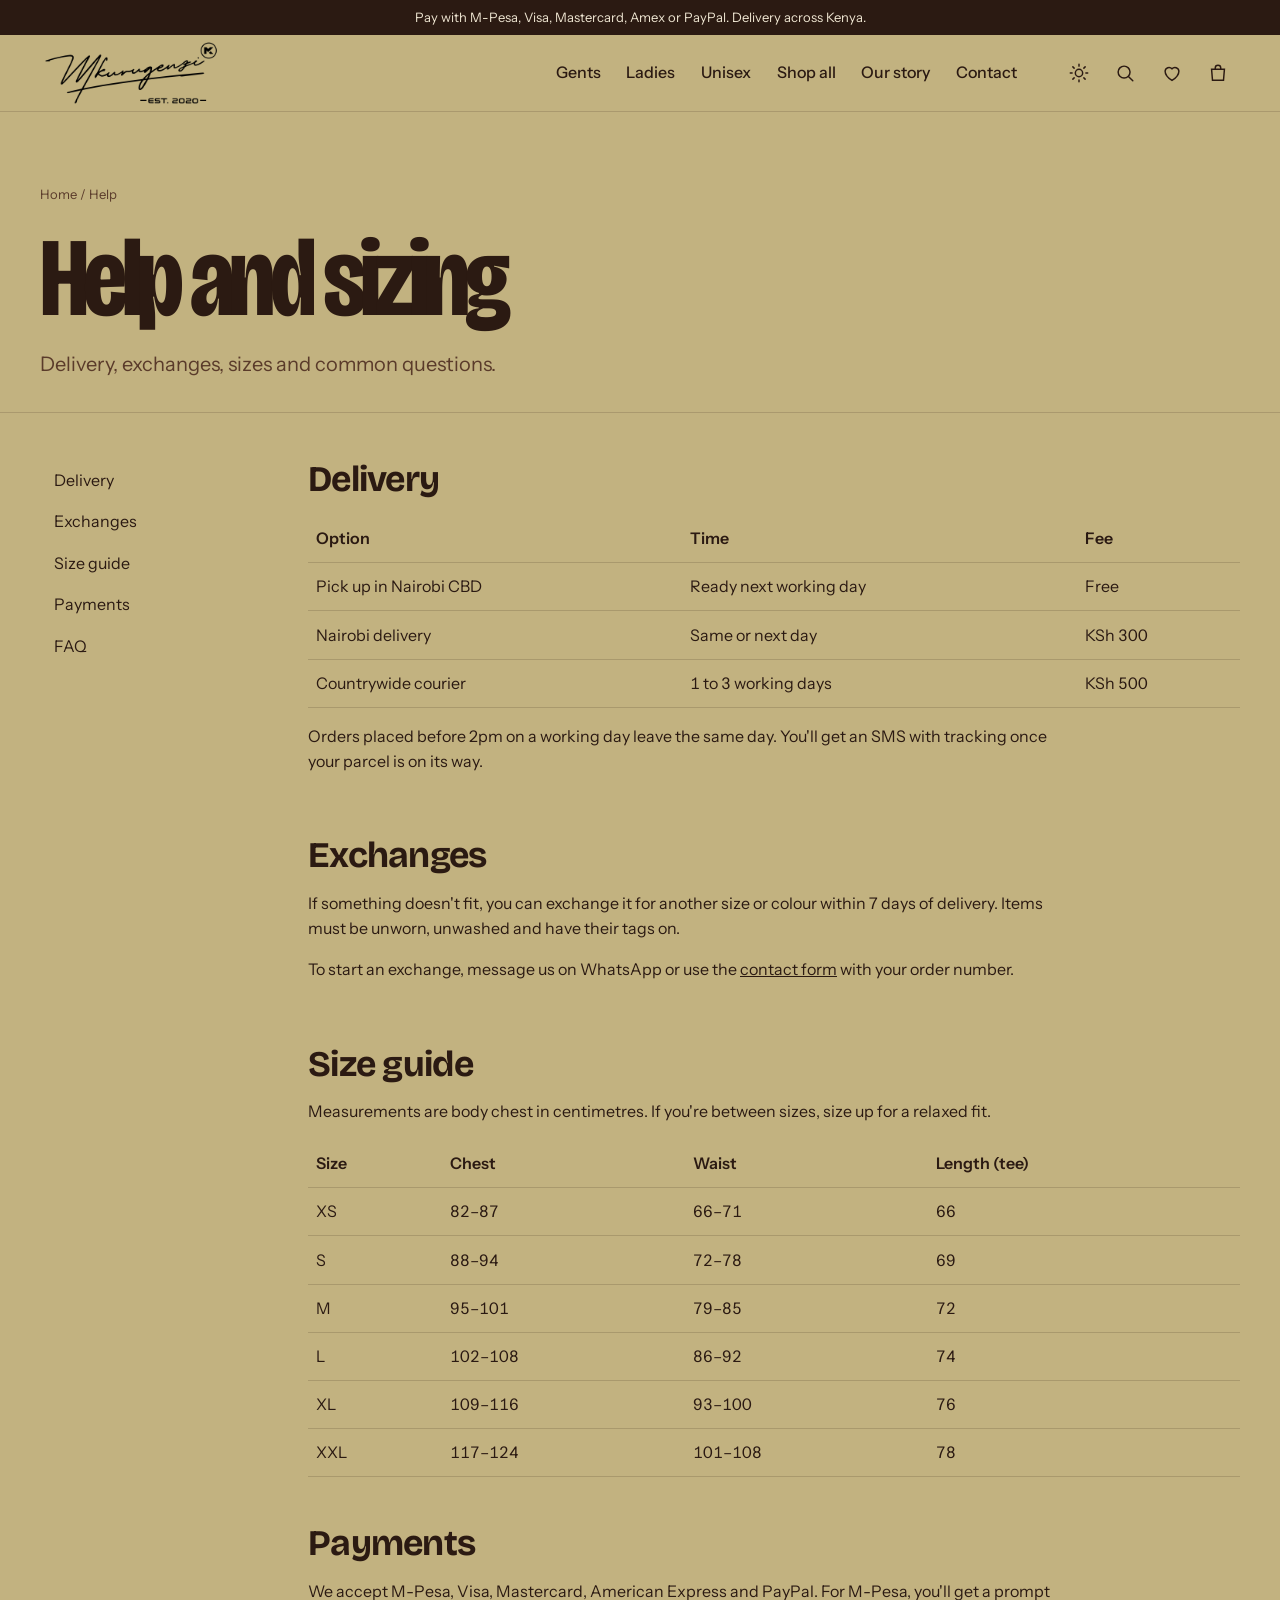
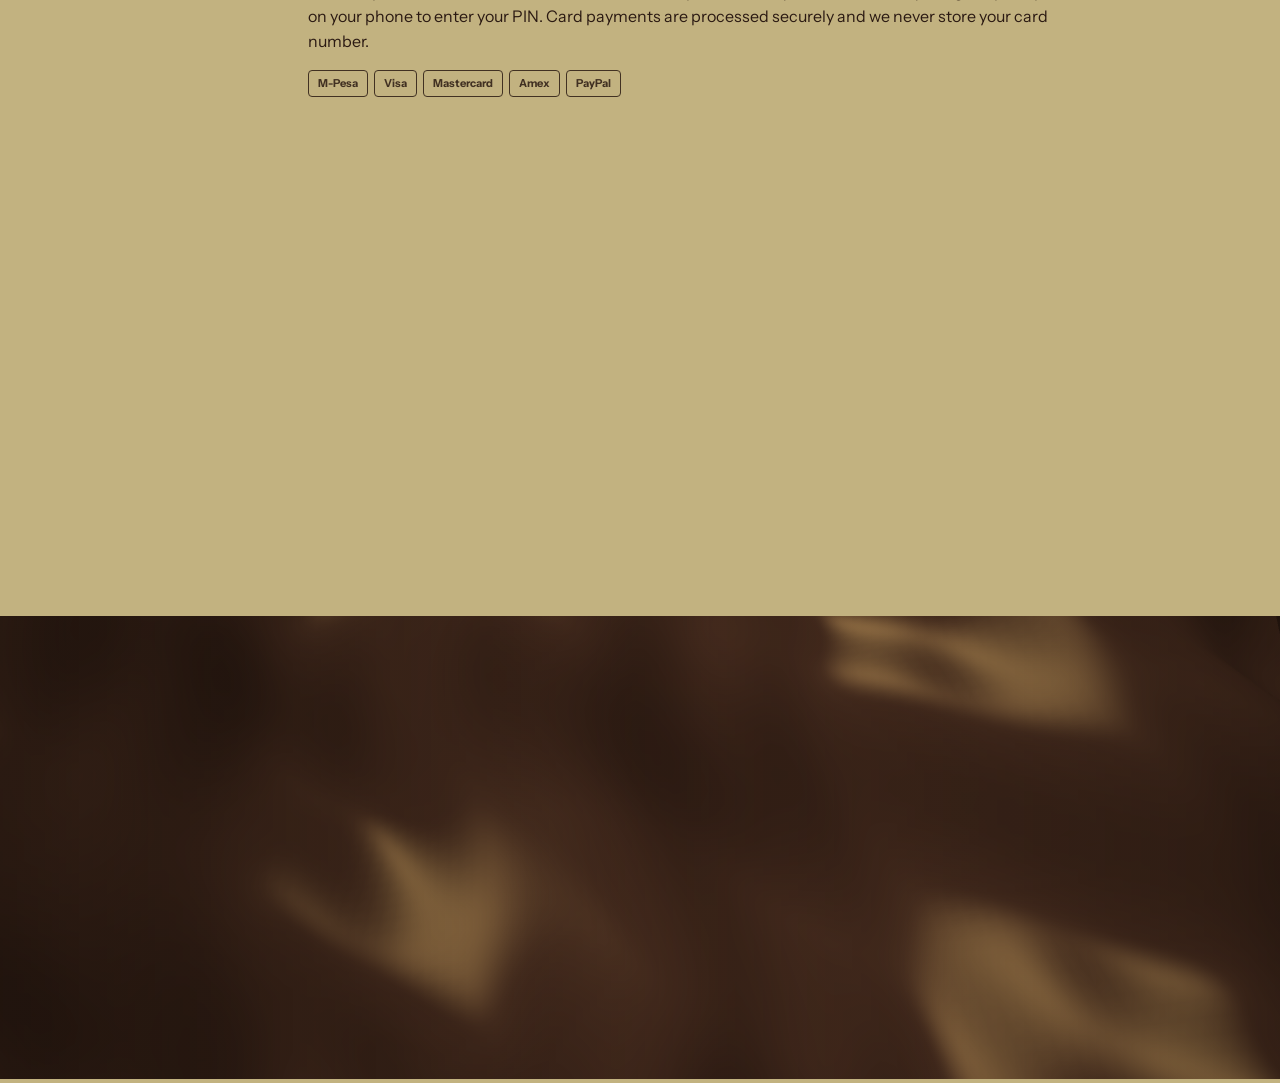
<file: help.html>
<!DOCTYPE html>
<html lang="en">
<head>
  <meta charset="utf-8">
  <meta name="viewport" content="width=device-width, initial-scale=1">
  <title>Help and sizing | Mkurugenzi</title>
    <link rel="icon" type="image/png" sizes="32x32" href="images/favicon-32.png">
  <link rel="icon" type="image/png" sizes="192x192" href="images/favicon-192.png">
  <link rel="apple-touch-icon" href="images/apple-touch-icon.png">
  <link rel="preconnect" href="https://fonts.googleapis.com">
  <link rel="preconnect" href="https://fonts.gstatic.com" crossorigin>
  <link href="https://fonts.googleapis.com/css2?family=Bricolage+Grotesque:opsz,wdth,wght@12..96,75..100,400..800&family=Instrument+Sans:wght@400..700&family=Bebas+Neue&display=swap" rel="stylesheet">
  <link rel="stylesheet" href="css/styles.css">
  <link rel="stylesheet" href="css/three-d.css">
  <script>
    // Apply saved theme (or the system setting) before the page paints
    try { const t = localStorage.getItem("mk_theme"); document.documentElement.dataset.theme = t ? JSON.parse(t) : (matchMedia("(prefers-color-scheme: dark)").matches ? "dark" : "light"); } catch (e) {}
  </script>
</head>
<body data-page="help">
<main>
  <header class="page-head"><div class="wrap"><div class="crumbs"><a href="index.html">Home</a> / Help</div><h1>Help and sizing</h1><p>Delivery, exchanges, sizes and common questions.</p></div></header>
  <div class="wrap help-layout">
    <nav class="help-nav" aria-label="Help topics"><a href="#delivery">Delivery</a><a href="#returns">Exchanges</a><a href="#sizing">Size guide</a><a href="#payments">Payments</a><a href="#faq">FAQ</a></nav>
    <div>
      <section class="help-section" id="delivery"><h2>Delivery</h2>
        <table><thead><tr><th>Option</th><th>Time</th><th>Fee</th></tr></thead><tbody id="delivery-rows"></tbody></table>
        <p style="margin-top:1rem">Orders placed before 2pm on a working day leave the same day. You'll get an SMS with tracking once your parcel is on its way.</p>
      </section>
      <section class="help-section" id="returns"><h2>Exchanges</h2>
        <p>If something doesn't fit, you can exchange it for another size or colour within 7 days of delivery. Items must be unworn, unwashed and have their tags on.</p>
        <p>To start an exchange, message us on WhatsApp or use the <a href="contact.html">contact form</a> with your order number.</p>
      </section>
      <section class="help-section" id="sizing"><h2>Size guide</h2>
        <p>Measurements are body chest in centimetres. If you're between sizes, size up for a relaxed fit.</p>
        <table><thead><tr><th>Size</th><th>Chest</th><th>Waist</th><th>Length (tee)</th></tr></thead>
        <tbody><tr><td>XS</td><td>82–87</td><td>66–71</td><td>66</td></tr><tr><td>S</td><td>88–94</td><td>72–78</td><td>69</td></tr><tr><td>M</td><td>95–101</td><td>79–85</td><td>72</td></tr><tr><td>L</td><td>102–108</td><td>86–92</td><td>74</td></tr><tr><td>XL</td><td>109–116</td><td>93–100</td><td>76</td></tr><tr><td>XXL</td><td>117–124</td><td>101–108</td><td>78</td></tr></tbody></table>
      </section>
      <section class="help-section" id="payments"><h2>Payments</h2>
        <p>We accept M-Pesa, Visa, Mastercard, American Express and PayPal. For M-Pesa, you'll get a prompt on your phone to enter your PIN. Card payments are processed securely and we never store your card number.</p>
        <ul class="pay-marks" aria-label="Accepted payments" id="marks"></ul>
      </section>
      <section class="help-section details" id="faq"><h2>Questions people ask</h2>
        <details><summary>How do I know my order went through?</summary><div>You'll see an order number on screen and get a confirmation by email and SMS.</div></details>
        <details><summary>Can I change my order after paying?</summary><div>Yes, if it hasn't left our store. Message us on WhatsApp with your order number as soon as possible.</div></details>
        <details><summary>Do you deliver outside Kenya?</summary><div>Not yet. Message us if you're abroad and we'll see what we can arrange.</div></details>
        <details><summary>Do you do bulk or corporate orders?</summary><div>Yes. Use the contact form and choose "Bulk or corporate order".</div></details>
        <details><summary>My M-Pesa prompt didn't arrive. What now?</summary><div>Check that your phone is on and the number is correct, then tap "Resend prompt" at checkout. If it still doesn't come, choose another payment method or contact us.</div></details>
      </section>
    </div>
  </div>
</main>
<script src="js/data.js"></script>
<script src="js/app.js"></script>
<script>
  $("#delivery-rows").innerHTML = DELIVERY.map((d) => `<tr><td>${d.name}</td><td>${d.eta}</td><td>${d.fee ? money(d.fee) : "Free"}</td></tr>`).join("");
  $("#marks").innerHTML = payMarks();
</script>
<script src="js/three-d.js"></script>
</body>
</html>
</file>
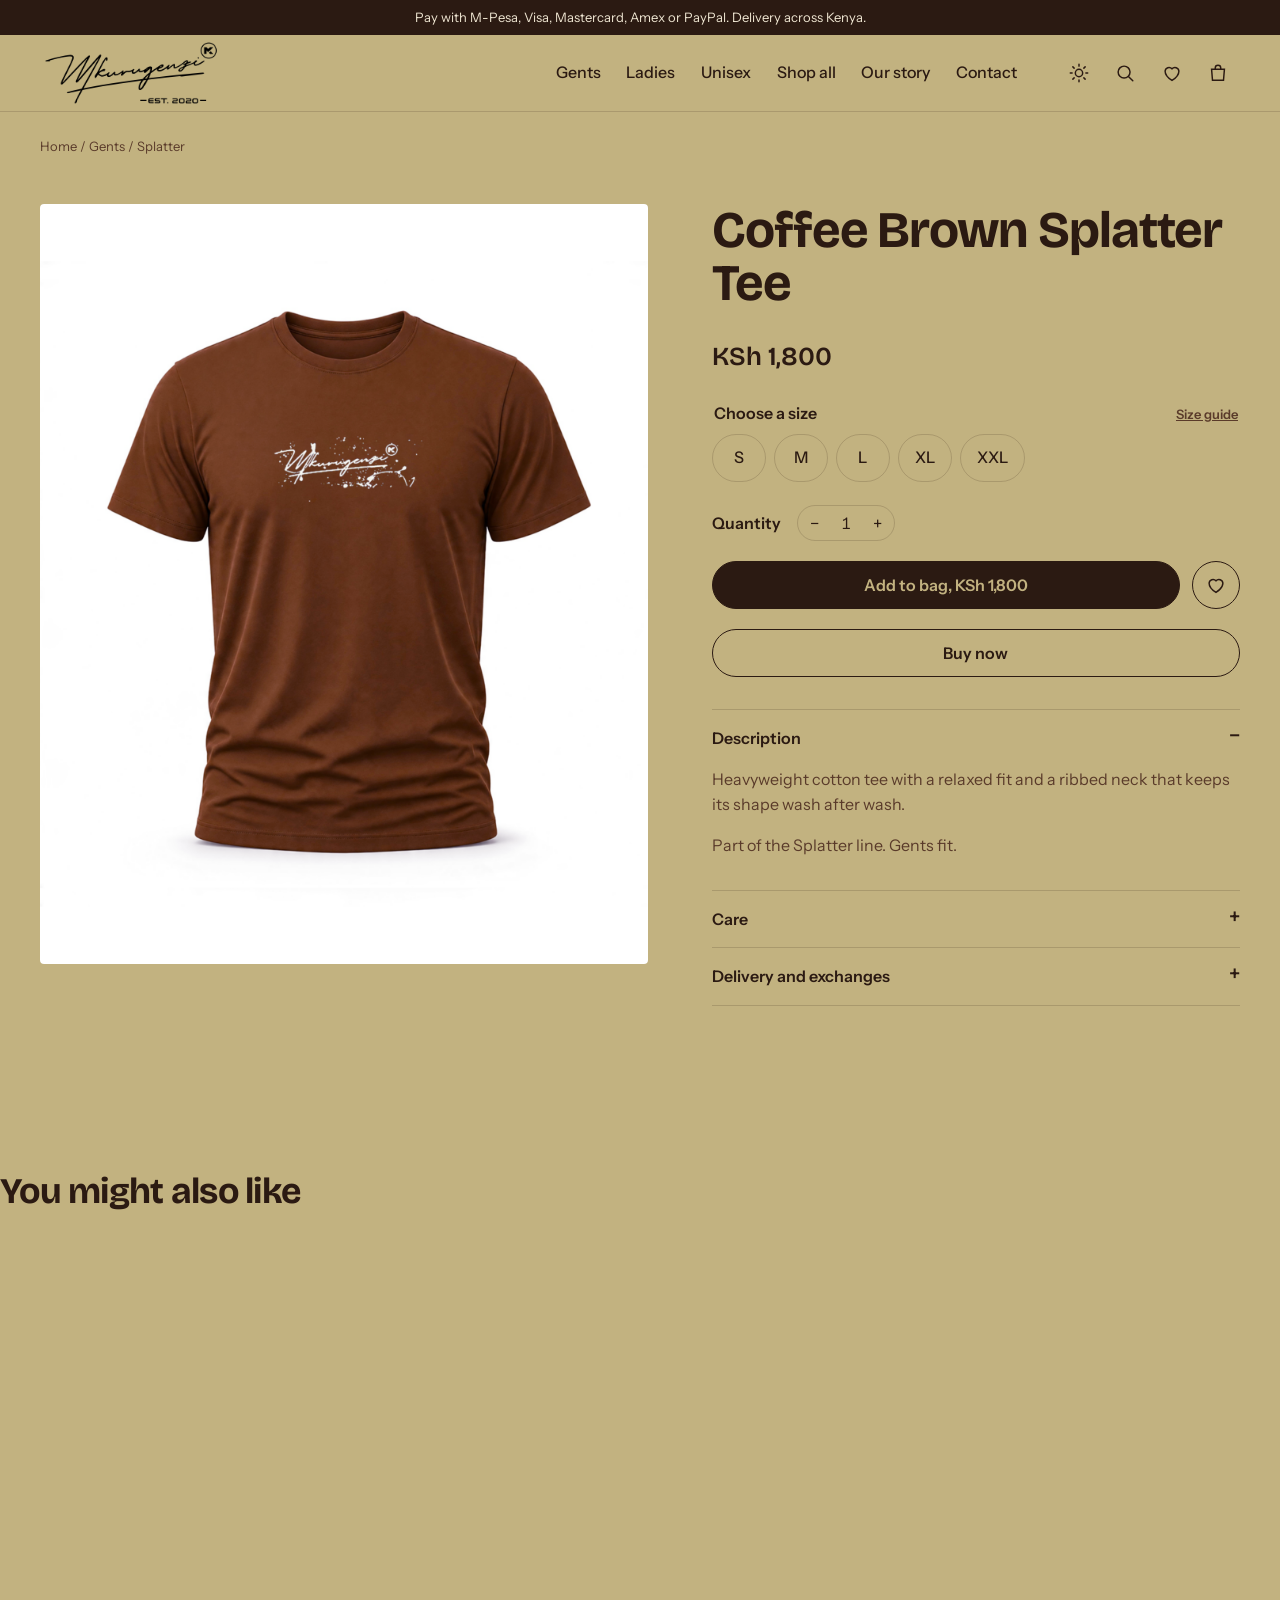
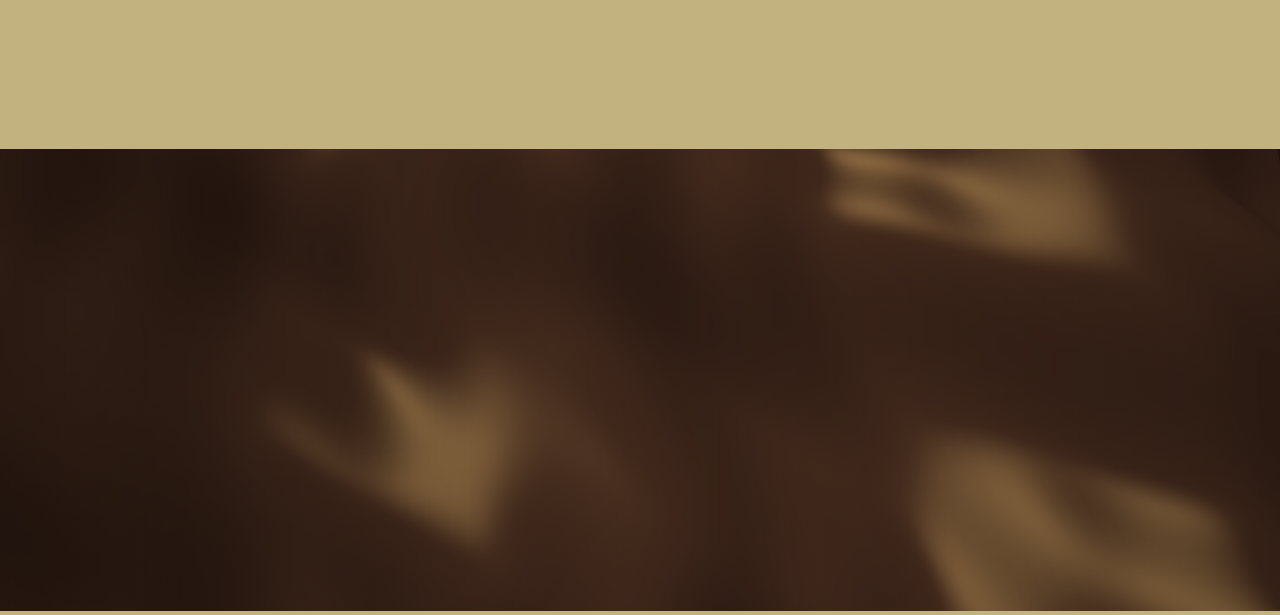
<file: product.html>
<!DOCTYPE html>
<html lang="en">
<head>
  <meta charset="utf-8">
  <meta name="viewport" content="width=device-width, initial-scale=1">
  <title>Product | Mkurugenzi</title>
    <link rel="icon" type="image/png" sizes="32x32" href="images/favicon-32.png">
  <link rel="icon" type="image/png" sizes="192x192" href="images/favicon-192.png">
  <link rel="apple-touch-icon" href="images/apple-touch-icon.png">
  <link rel="preconnect" href="https://fonts.googleapis.com">
  <link rel="preconnect" href="https://fonts.gstatic.com" crossorigin>
  <link href="https://fonts.googleapis.com/css2?family=Bricolage+Grotesque:opsz,wdth,wght@12..96,75..100,400..800&family=Instrument+Sans:wght@400..700&family=Bebas+Neue&display=swap" rel="stylesheet">
  <link rel="stylesheet" href="css/styles.css">
  <link rel="stylesheet" href="css/three-d.css">
  <script>
    // Apply saved theme (or the system setting) before the page paints
    try { const t = localStorage.getItem("mk_theme"); document.documentElement.dataset.theme = t ? JSON.parse(t) : (matchMedia("(prefers-color-scheme: dark)").matches ? "dark" : "light"); } catch (e) {}
  </script>
</head>
<body data-page="product">
<main class="wrap" id="pdp-root"></main>
<section class="section wrap" aria-labelledby="related-title" id="related-wrap">
  <div class="section-head"><h2 id="related-title">You might also like</h2></div>
  <div class="grid" id="related"></div>
</section>

<script src="js/data.js"></script>
<script src="js/app.js"></script>
<script>
  function renderPDP() {
    const p = getProduct(hashParam()) || PRODUCTS[0];
    const info = TYPE_INFO[p.type];
    const cat = CATEGORIES[p.cat];
    const oneSize = p.sizes.length === 1;
    document.title = p.name + " | Mkurugenzi";

    $("#pdp-root").innerHTML = `
      <div class="crumbs" style="padding-top:1.5rem"><a href="index.html">Home</a> / <a href="shop.html#${p.cat}">${cat.name}</a> / <a href="shop.html#c=${encodeURIComponent(p.collection)}">${esc(p.collection)}</a></div>
      <div class="pdp">
        <div class="pdp__gallery">${productMedia(p)}</div>
        <div class="pdp__info">
          <h1>${esc(p.name)}</h1>
          <div class="price">${priceText(p)}</div>
          <form id="buy" novalidate>
            ${p.price == null ? `<p>This piece is in the shop soon. Message us on WhatsApp and we'll tell you when it's ready to order.</p>
              <div class="buy-row"><a class="btn" href="https://wa.me/${STORE.whatsapp}?text=${encodeURIComponent("Hi, I'd like to know when the " + p.name + " is available.")}" target="_blank" rel="noopener">Ask on WhatsApp</a>
              <button type="button" class="wish-lg" data-wish="${p.id}" aria-pressed="${Wishlist.has(p.id)}" aria-label="Save">${ICON.heart}</button></div>`
            : `
            <fieldset style="border:0;padding:0;margin:0">
              <legend class="row-between" style="width:100%;font-weight:600">${oneSize ? "Size: one size" : "Choose a size"} ${oneSize ? "" : '<a class="small muted" href="help.html#sizing">Size guide</a>'}</legend>
              <div class="size-grid">${p.sizes.map((s, i) => `<label><input type="radio" name="size" value="${esc(s)}" ${oneSize ? "checked" : ""}><span>${esc(s)}</span></label>`).join("")}</div>
              <p class="field-error" id="size-error" aria-live="polite"></p>
            </fieldset>
            <div class="row-between" style="justify-content:flex-start;gap:1rem;align-items:center">
              <span style="font-weight:600">Quantity</span>
              <div class="qty" style="margin:0"><button type="button" data-step="-1" aria-label="Decrease quantity">−</button><span id="qty">1</span><button type="button" data-step="1" aria-label="Increase quantity">+</button></div>
            </div>
            <div class="buy-row">
              <button class="btn" type="submit">Add to bag, ${money(p.price)}</button>
              <button type="button" class="wish-lg" data-wish="${p.id}" aria-pressed="${Wishlist.has(p.id)}" aria-label="Save ${esc(p.name)}">${ICON.heart}</button>
            </div>
            <button class="btn btn--ghost btn--block" type="button" id="buy-now">Buy now</button>`}
          </form>
          <div class="details" style="margin-top:2rem">
            <details open><summary>Description</summary><div><p>${info.copy}</p><p>Part of the ${esc(p.collection)} line. ${cat.name} fit.</p></div></details>
            <details><summary>Care</summary><div>${info.care}</div></details>
            <details><summary>Delivery and exchanges</summary><div><p>${DELIVERY.map((d) => `${d.name}: ${d.fee ? money(d.fee) : "free"}, ${d.eta.toLowerCase()}.`).join(" ")}</p><p>Wrong size? Exchange within 7 days, unworn with tags. <a href="help.html#returns">Read more</a>.</p></div></details>
          </div>
        </div>
      </div>`;

    // Quantity + add to bag
    const form = $("#buy");
    let qty = 1;
    form.addEventListener("click", (e) => {
      const s = e.target.closest("[data-step]"); if (!s) return;
      qty = Math.max(1, Math.min(10, qty + Number(s.dataset.step))); $("#qty").textContent = qty;
    });
    const add = () => {
      const size = form.querySelector("input[name=size]:checked")?.value;
      if (!size) { $("#size-error").textContent = "Choose a size to add this to your bag."; form.querySelector("input[name=size]").focus(); return false; }
      $("#size-error").textContent = ""; Cart.add(p.id, size, qty); return true;
    };
    form.addEventListener("submit", (e) => { e.preventDefault(); add(); });
    form.addEventListener("change", () => ($("#size-error") ? ($("#size-error").textContent = "") : 0));
    $("#buy-now")?.addEventListener("click", () => { if (add()) location.href = "checkout.html"; });

    // Related
    const related = PRODUCTS.filter((x) => x.id !== p.id && (x.collection === p.collection || x.type === p.type)).slice(0, 4);
    const fill = PRODUCTS.filter((x) => x.id !== p.id && x.cat === p.cat && !related.includes(x));
    $("#related").innerHTML = related.concat(fill).slice(0, 4).map(productCard).join("");
    window.scrollTo({ top: 0 });
  }
  window.addEventListener("hashchange", renderPDP);
  renderPDP();
</script>
<script src="js/three-d.js"></script>
</body>
</html>
</file>
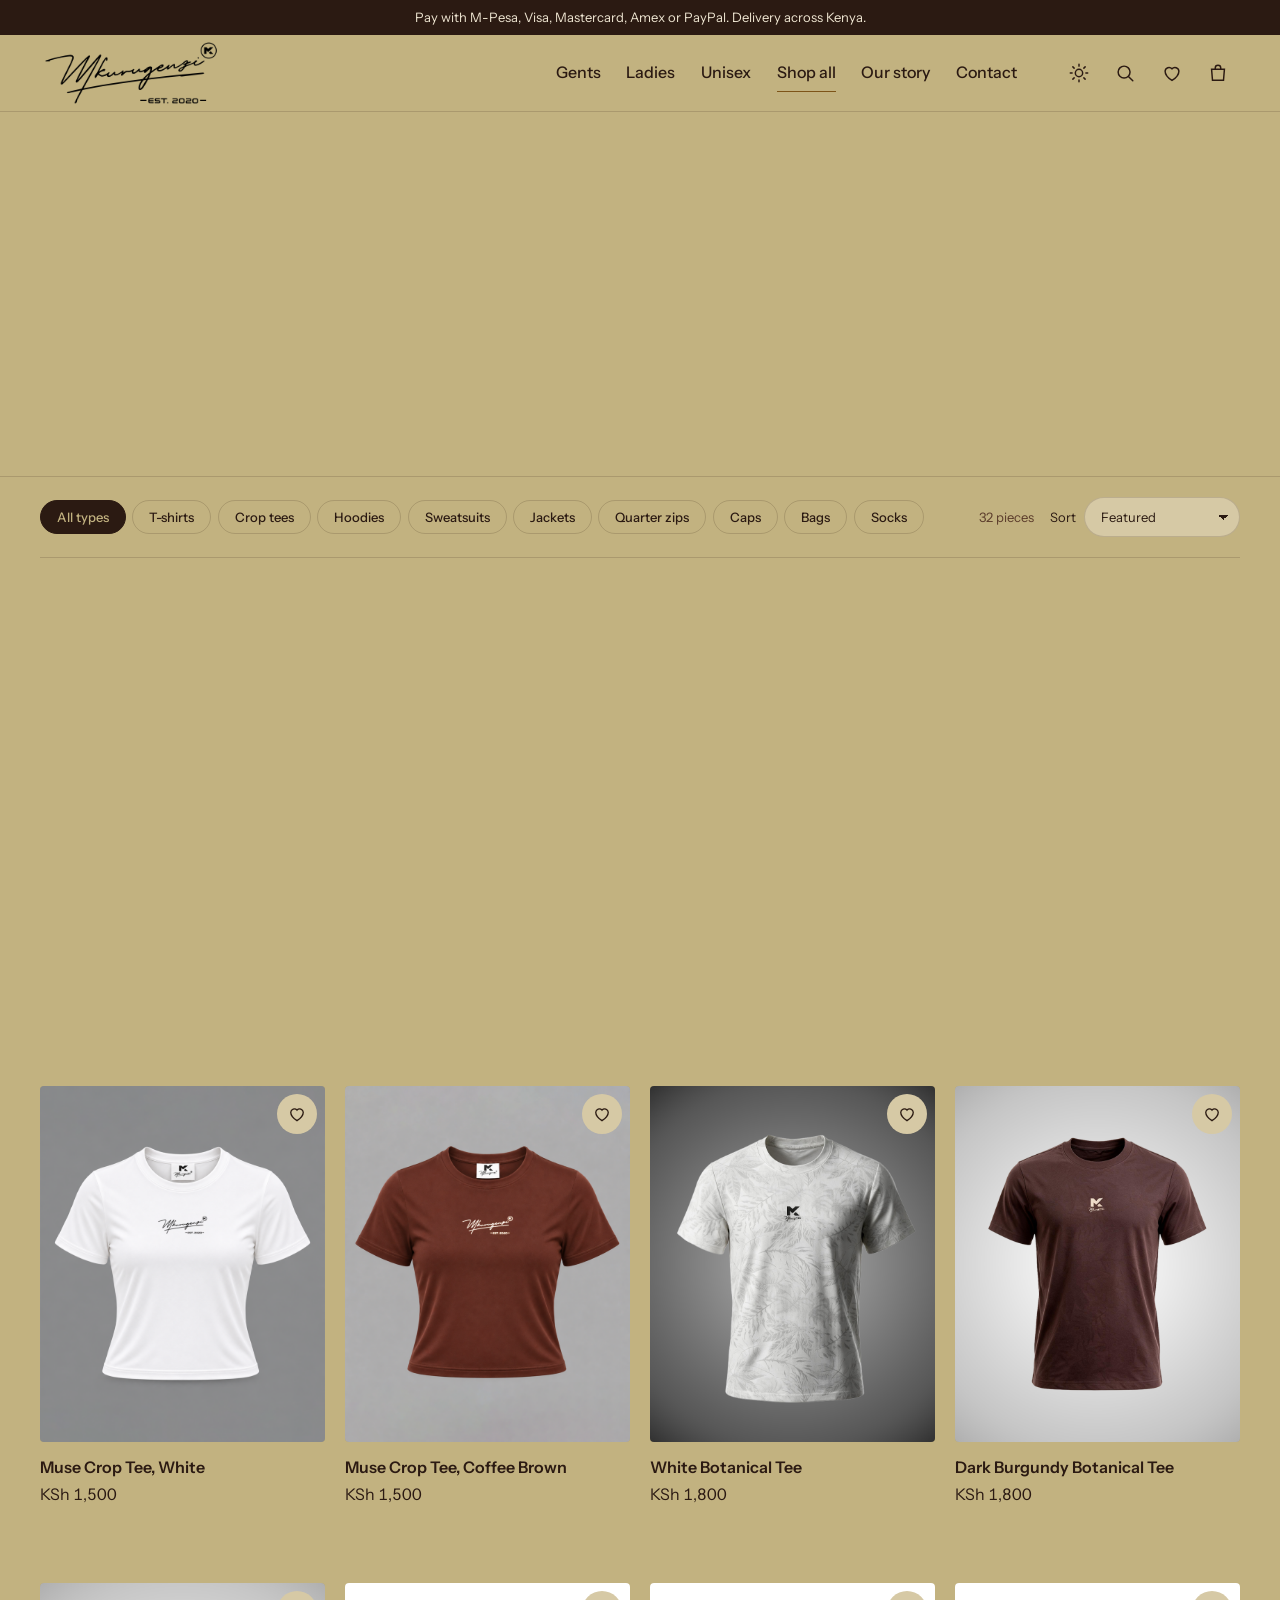
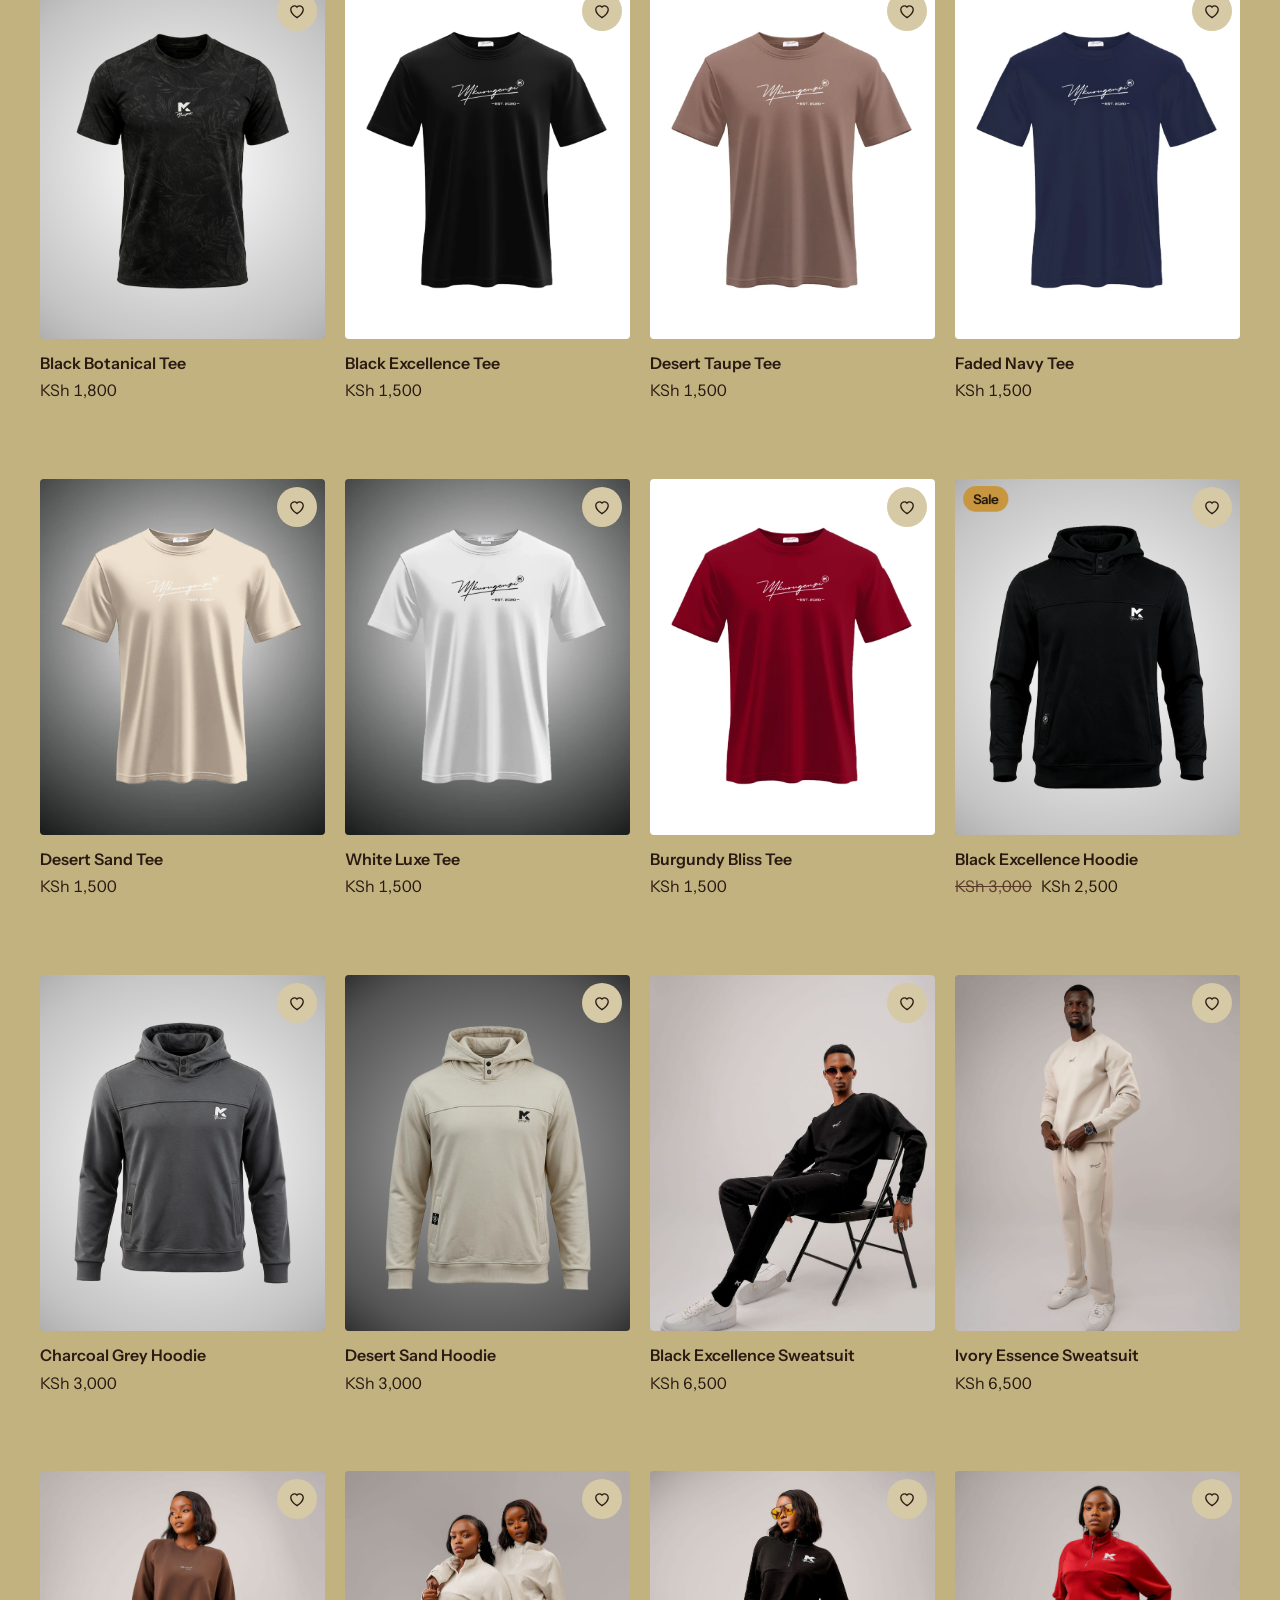
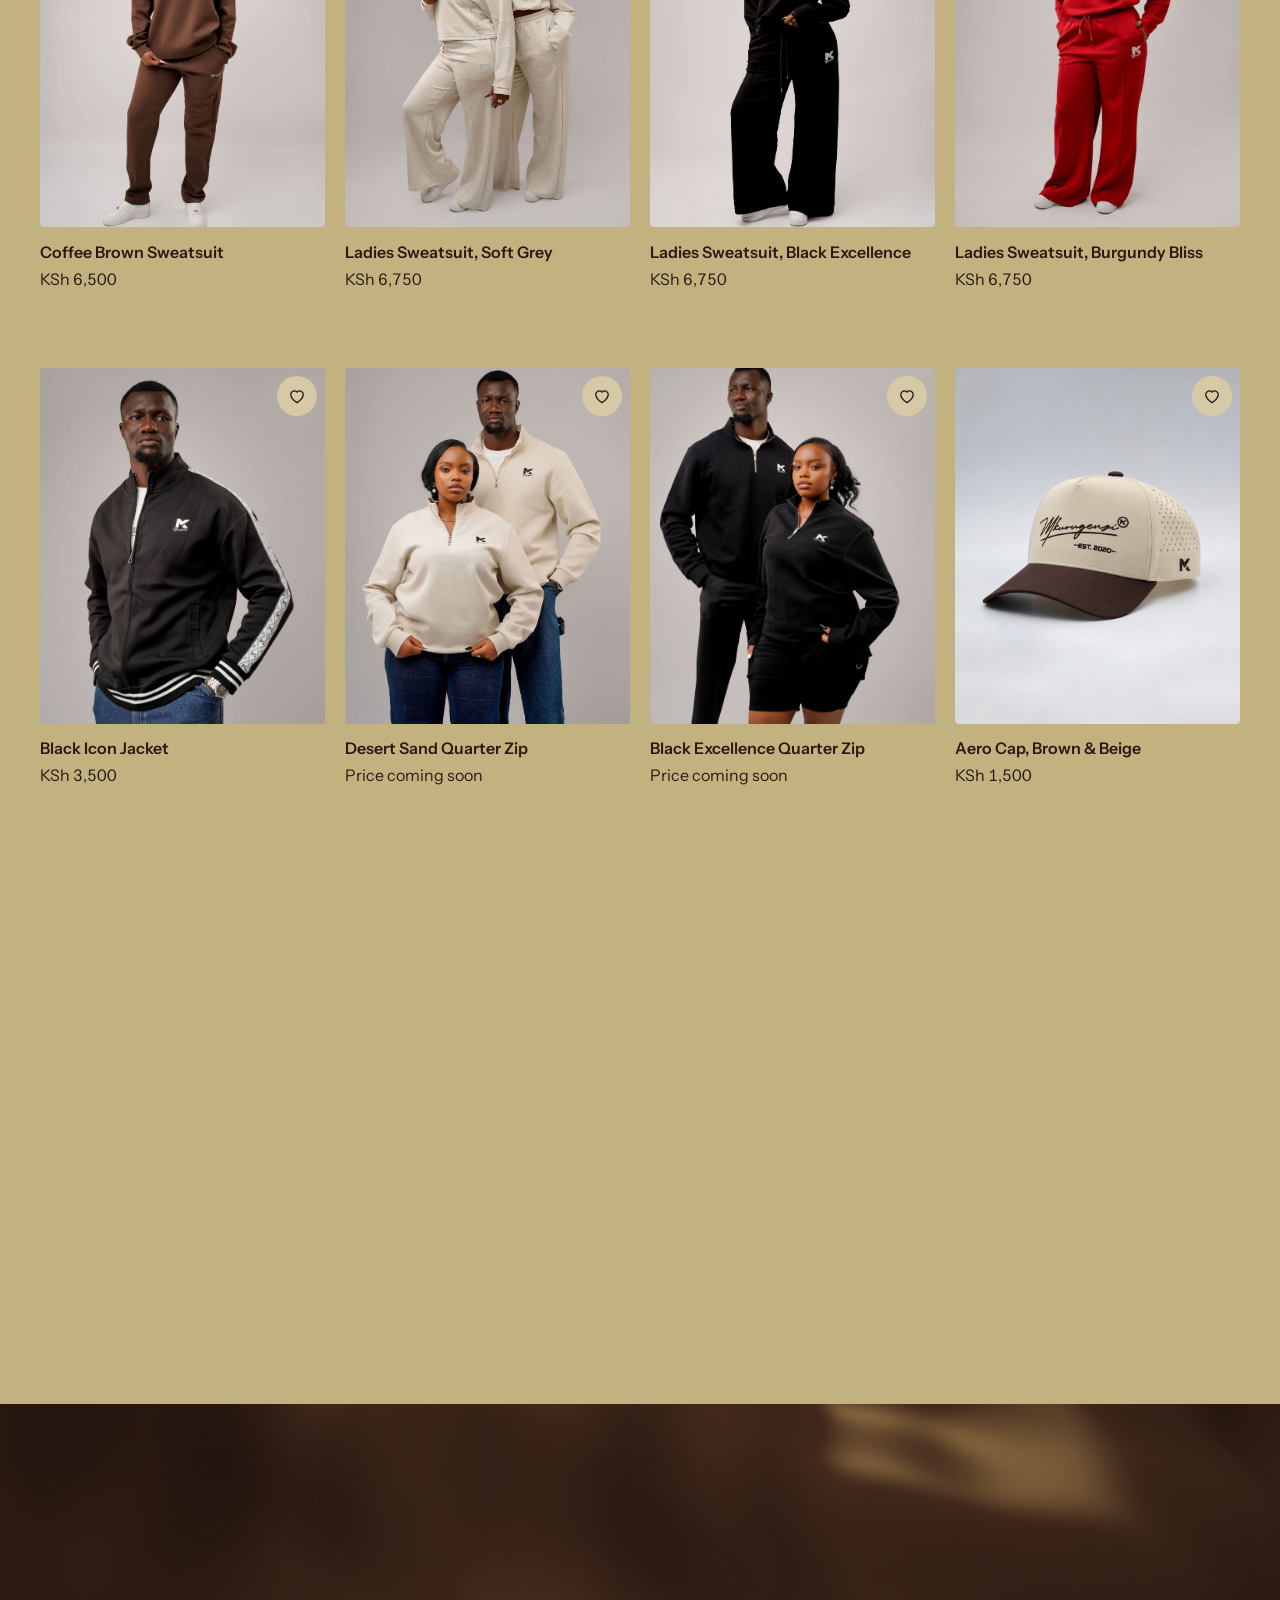
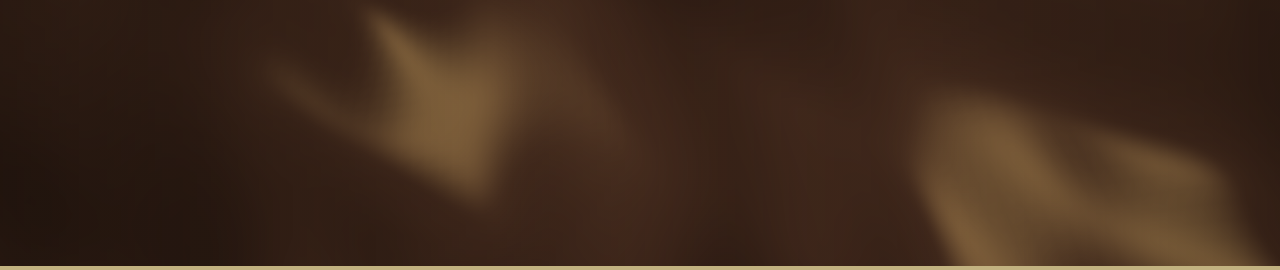
<file: shop.html>
<!DOCTYPE html>
<html lang="en">
<head>
  <meta charset="utf-8">
  <meta name="viewport" content="width=device-width, initial-scale=1">
  <title>Shop | Mkurugenzi</title>
    <link rel="icon" type="image/png" sizes="32x32" href="images/favicon-32.png">
  <link rel="icon" type="image/png" sizes="192x192" href="images/favicon-192.png">
  <link rel="apple-touch-icon" href="images/apple-touch-icon.png">
  <link rel="preconnect" href="https://fonts.googleapis.com">
  <link rel="preconnect" href="https://fonts.gstatic.com" crossorigin>
  <link href="https://fonts.googleapis.com/css2?family=Bricolage+Grotesque:opsz,wdth,wght@12..96,75..100,400..800&family=Instrument+Sans:wght@400..700&family=Bebas+Neue&display=swap" rel="stylesheet">
  <link rel="stylesheet" href="css/styles.css">
  <link rel="stylesheet" href="css/three-d.css">
  <script>
    // Apply saved theme (or the system setting) before the page paints
    try { const t = localStorage.getItem("mk_theme"); document.documentElement.dataset.theme = t ? JSON.parse(t) : (matchMedia("(prefers-color-scheme: dark)").matches ? "dark" : "light"); } catch (e) {}
  </script>
</head>
<body data-page="shop">
<main>
  <header class="page-head">
    <div class="wrap">
      <div class="crumbs"><a href="index.html">Home</a> / <span id="crumb">Shop</span></div>
      <h1 id="title">Shop all</h1>
      <p id="blurb">Everything we make, for gents, ladies and everyone.</p>
      <nav class="cat-tabs" aria-label="Categories" id="cat-tabs"></nav>
    </div>
  </header>

  <div class="wrap">
    <div class="toolbar">
      <div class="types" role="group" aria-label="Filter by product type" id="types"></div>
      <div style="display:flex;gap:1rem;align-items:center">
        <span class="small muted" id="count" aria-live="polite"></span>
        <label class="select">Sort
          <select id="sort">
            <option value="featured">Featured</option>
            <option value="new">Newest</option>
            <option value="low">Price, low to high</option>
            <option value="high">Price, high to low</option>
            <option value="az">Name, A to Z</option>
          </select>
        </label>
      </div>
    </div>
    <div class="grid" id="grid"></div>
    <div style="height:5rem"></div>
  </div>
</main>

<script src="js/data.js"></script>
<script src="js/app.js"></script>
<script>
  const state = { cat: "", collection: "", q: "", type: "", sort: "featured" };

  function readHash() {
    const h = hashParam();
    state.cat = ""; state.collection = ""; state.q = "";
    if (CATEGORIES[h]) state.cat = h;
    else if (h.startsWith("c=")) state.collection = h.slice(2);
    else if (h.startsWith("q=")) state.q = h.slice(2);
    state.type = "";
  }

  function scoped() {
    return PRODUCTS.filter((p) =>
      (!state.cat || p.cat === state.cat) &&
      (!state.collection || p.collection === state.collection) &&
      (!state.q || [p.name, p.collection, TYPE_INFO[p.type].label].join(" ").toLowerCase().includes(state.q.toLowerCase())));
  }

  function render() {
    // Heading
    let title = "Shop all", blurb = "Everything we make, for gents, ladies and everyone.";
    if (state.cat) { title = CATEGORIES[state.cat].name; blurb = CATEGORIES[state.cat].blurb; }
    if (state.collection) { title = state.collection; blurb = "Every piece in the " + state.collection + " line."; }
    if (state.q) { title = "Search"; blurb = `Results for "${state.q}".`; }
    $("#title").textContent = title; $("#crumb").textContent = title; $("#blurb").textContent = blurb;
    document.title = title + " | Mkurugenzi";

    // Category tabs
    const tabs = [["", "All"], ["gents", "Gents"], ["ladies", "Ladies"], ["unisex", "Unisex"]];
    $("#cat-tabs").innerHTML = tabs.map(([k, n]) => {
      const c = k ? PRODUCTS.filter((p) => p.cat === k).length : PRODUCTS.length;
      const cur = !state.collection && !state.q && state.cat === k;
      return `<a class="chip" href="shop.html${k ? "#" + k : "#all"}"${cur ? ' aria-current="page"' : ""}>${n} <small>${c}</small></a>`;
    }).join("");

    // Type chips (only types present in scope)
    const base = scoped();
    const types = [...new Set(base.map((p) => p.type))];
    $("#types").innerHTML = [`<button class="chip" data-type="" aria-pressed="${!state.type}">All types</button>`]
      .concat(types.map((t) => `<button class="chip" data-type="${t}" aria-pressed="${state.type === t}">${TYPE_INFO[t].label}</button>`)).join("");

    // Products
    let list = base.filter((p) => !state.type || p.type === state.type);
    const price = (p) => (p.price == null ? Infinity : p.price);
    if (state.sort === "low") list.sort((a, b) => price(a) - price(b));
    if (state.sort === "high") list.sort((a, b) => (b.price ?? -1) - (a.price ?? -1));
    if (state.sort === "az") list.sort((a, b) => a.name.localeCompare(b.name));
    if (state.sort === "new") list.sort((a, b) => (b.isNew ? 1 : 0) - (a.isNew ? 1 : 0));
    $("#count").textContent = `${list.length} piece${list.length === 1 ? "" : "s"}`;
    $("#grid").innerHTML = list.length
      ? list.map(productCard).join("")
      : `<div class="empty" style="grid-column:1/-1"><p>Nothing matches that yet. Clear the filters or browse everything.</p><a class="btn" href="shop.html#all">Show all products</a></div>`;
  }

  $("#types").addEventListener("click", (e) => { const b = e.target.closest("[data-type]"); if (!b) return; state.type = b.dataset.type; render(); });
  $("#sort").addEventListener("change", (e) => { state.sort = e.target.value; render(); });
  window.addEventListener("hashchange", () => { readHash(); render(); window.scrollTo({ top: 0 }); updateNav(); });
  function updateNav() { $$(".main-nav a").forEach((a) => { const h = a.getAttribute("href"); a.toggleAttribute("aria-current", h === "shop.html#" + state.cat || (h === "shop.html" && !state.cat && !state.collection && !state.q)); }); }
  readHash(); render(); updateNav();
</script>
<script src="js/three-d.js"></script>
</body>
</html>
</file>
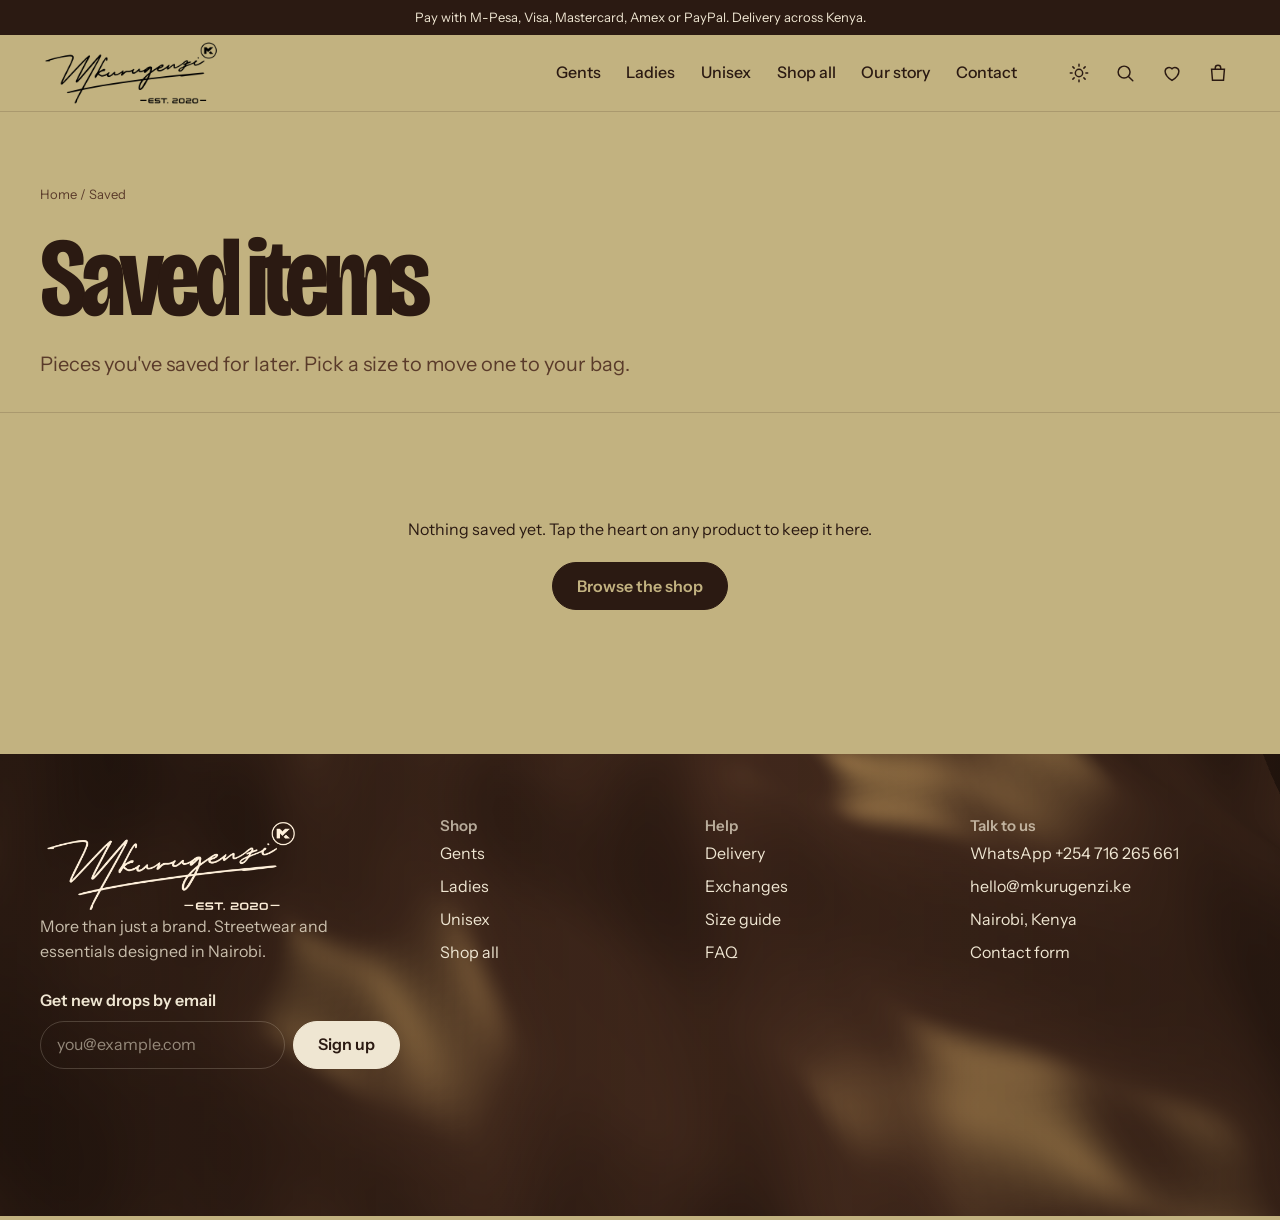
<file: wishlist.html>
<!DOCTYPE html>
<html lang="en">
<head>
  <meta charset="utf-8">
  <meta name="viewport" content="width=device-width, initial-scale=1">
  <title>Saved items | Mkurugenzi</title>
    <link rel="icon" type="image/png" sizes="32x32" href="images/favicon-32.png">
  <link rel="icon" type="image/png" sizes="192x192" href="images/favicon-192.png">
  <link rel="apple-touch-icon" href="images/apple-touch-icon.png">
  <link rel="preconnect" href="https://fonts.googleapis.com">
  <link rel="preconnect" href="https://fonts.gstatic.com" crossorigin>
  <link href="https://fonts.googleapis.com/css2?family=Bricolage+Grotesque:opsz,wdth,wght@12..96,75..100,400..800&family=Instrument+Sans:wght@400..700&family=Bebas+Neue&display=swap" rel="stylesheet">
  <link rel="stylesheet" href="css/styles.css">
  <link rel="stylesheet" href="css/three-d.css">
  <script>
    // Apply saved theme (or the system setting) before the page paints
    try { const t = localStorage.getItem("mk_theme"); document.documentElement.dataset.theme = t ? JSON.parse(t) : (matchMedia("(prefers-color-scheme: dark)").matches ? "dark" : "light"); } catch (e) {}
  </script>
</head>
<body data-page="wishlist">
<main>
  <header class="page-head"><div class="wrap"><div class="crumbs"><a href="index.html">Home</a> / Saved</div><h1>Saved items</h1><p>Pieces you've saved for later. Pick a size to move one to your bag.</p></div></header>
  <div class="wrap" style="padding:2.5rem var(--gutter) 5rem"><div class="grid" id="grid"></div></div>
</main>
<script src="js/data.js"></script>
<script src="js/app.js"></script>
<script>
  function renderSaved() {
    const list = Wishlist.items().map(getProduct).filter(Boolean);
    $("#grid").innerHTML = list.length ? list.map(productCard).join("")
      : `<div class="empty" style="grid-column:1/-1"><p>Nothing saved yet. Tap the heart on any product to keep it here.</p><a class="btn" href="shop.html">Browse the shop</a></div>`;
  }
  document.addEventListener("wishlist:change", renderSaved);
  renderSaved();
</script>
<script src="js/three-d.js"></script>
</body>
</html>
</file>
<file: css/styles.css>
/* =========================================================
   Mkurugenzi — styles
   Palette: dark brown + ecru, with a brass accent.
   Dark mode: <html data-theme="dark"> swaps the base tokens; dark
   sections (hero, footer, etc.) re-declare them so they stay dark.
   ========================================================= */
:root {
  --espresso: #2b1a12;   /* dark brown — primary */
  --walnut: #4a2e20;     /* dark brown, lifted */
  --bark: #5a3b2a;       /* muted text on ecru */
  --ecru: #c2b280;       /* base — true ecru */
  --ecru-deep: #b3a06b;  /* panels, image tiles */
  --linen: #d6c9a5;      /* lightest surface (light ecru) */
  --line: rgba(43, 26, 18, 0.16);
  --line-light: rgba(239, 230, 210, 0.2);
  --brass: #c8963e;      /* accent — reads on both ecru and dark brown */
  --brass-soft: #dcb36a;
  --brass-ink: #7d5418;  /* brass dark enough for text on ecru */
  --brass-line: #7d5418; /* underlines, borders and rings on ecru (brass alone is too faint) */
  --focus-ring: #2b1a12; /* keyboard focus outline on ecru */
  --field-line: rgba(43, 26, 18, 0.3);
  --hover-tint: rgba(43, 26, 18, 0.08);
  --error: var(--error);
  --logo-filter: none;
  --logo-filter-inverse: invert(94%) sepia(12%) saturate(420%) hue-rotate(338deg);
  color-scheme: light;

  --display: "Bricolage Grotesque", "Arial Narrow", sans-serif;
  --poster: "Bebas Neue", "Arial Narrow", sans-serif; /* original site headline face */
  --body: "Instrument Sans", system-ui, sans-serif;

  --step--1: 0.8125rem;
  --step-0: 1rem;
  --step-1: 1.25rem;
  --step-2: 1.625rem;
  --step-3: 2.25rem;
  --step-4: clamp(2.5rem, 5vw, 3.75rem);
  --step-5: clamp(4.5rem, 17vw, 15rem);

  --wrap: 1320px;
  --gutter: clamp(1rem, 4vw, 2.5rem);
  --ease: cubic-bezier(.2, .7, .2, 1);
}

[data-theme="dark"] {
  --espresso: #efe6d2;   /* ink */
  --walnut: #dcb36a;
  --bark: #bba889;
  --ecru: #1a110c;       /* page */
  --ecru-deep: #2e1f16;  /* tiles */
  --linen: #24170f;      /* surfaces */
  --line: rgba(239, 230, 210, 0.14);
  --field-line: rgba(239, 230, 210, 0.28);
  --hover-tint: rgba(239, 230, 210, 0.08);
  --brass-ink: #dcb36a;
  --brass-line: #c8963e;
  --focus-ring: #c8963e;
  --error: #f0a08a;
  --logo-filter: var(--logo-filter-inverse);
  color-scheme: dark;
}
/* Sections that are always dark keep the original palette in both themes */
.dark, .site-footer, .announce, .mobile-nav__panel, .toast, .slideshow {
  --espresso: #2b1a12; --walnut: #4a2e20; --bark: #6e4b36;
  --ecru: #efe6d2; --ecru-deep: #e2d4b7; --linen: #f8f3e8;
  --hover-tint: rgba(239, 230, 210, 0.1);
  --logo-filter: var(--logo-filter-inverse);
  --brass-line: #c8963e;
  --focus-ring: #c8963e;
}
[data-theme="dark"] .dark, [data-theme="dark"] .site-footer, [data-theme="dark"] .announce, [data-theme="dark"] .mobile-nav__panel { --espresso: #120b07; }
/* Primary buttons turn brass in dark mode */
[data-theme="dark"] .btn:not(.btn--ghost):not(.btn--light):not(.btn--outline-light) { background: var(--brass); border-color: var(--brass); color: #1a110c; }
[data-theme="dark"] .btn:not(.btn--ghost):not(.btn--light):not(.btn--outline-light):hover { background: var(--brass-soft); border-color: var(--brass-soft); }
[data-theme="dark"] .btn--ghost:hover { color: #1a110c; }

*, *::before, *::after { box-sizing: border-box; }
html { -webkit-text-size-adjust: 100%; scroll-behavior: smooth; }
body {
  margin: 0; background: var(--ecru); color: var(--espresso); transition: background-color .3s, color .3s;
  font: 400 var(--step-0)/1.55 var(--body);
  -webkit-font-smoothing: antialiased;
}
body.locked { overflow: hidden; }
img { display: block; max-width: 100%; }
a { color: inherit; }
button, input, select, textarea { font: inherit; color: inherit; }
h1, h2, h3, h4 { font-family: var(--display); font-weight: 700; line-height: 1.05; margin: 0 0 .5em; letter-spacing: -0.02em; }
h1 { font-size: var(--step-4); }
h2 { font-size: var(--step-3); }
h3 { font-size: var(--step-1); letter-spacing: -0.01em; }
p { margin: 0 0 1em; max-width: 68ch; }
:focus-visible { outline: 2px solid var(--focus-ring); outline-offset: 3px; }
.sr-only { position: absolute; width: 1px; height: 1px; overflow: hidden; clip: rect(0 0 0 0); white-space: nowrap; }
.wrap { max-width: var(--wrap); margin: 0 auto; padding: 0 var(--gutter); }
.muted { color: var(--bark); }
.small { font-size: var(--step--1); }
.row-between { display: flex; justify-content: space-between; align-items: baseline; gap: 1rem; }
[hidden] { display: none !important; }

/* ---------- Buttons ---------- */
.btn {
  display: inline-flex; align-items: center; justify-content: center; gap: .5rem;
  min-height: 48px; padding: 0 1.5rem; border: 1.5px solid var(--espresso);
  background: var(--espresso); color: var(--ecru); border-radius: 999px;
  font-weight: 600; text-decoration: none; cursor: pointer;
  transition: background .2s, color .2s;
}
.btn:hover { background: var(--walnut); border-color: var(--walnut); }
.btn--ghost { background: transparent; color: var(--espresso); }
.btn--ghost:hover { background: var(--espresso); color: var(--ecru); }
.btn--light { background: var(--ecru); color: var(--espresso); border-color: var(--ecru); }
.btn--light:hover { background: var(--linen); border-color: var(--linen); }
.btn--outline-light { background: transparent; color: var(--ecru); border-color: var(--ecru); }
.btn--outline-light:hover { background: var(--ecru); color: var(--espresso); }
.btn--block { width: 100%; }
.btn[disabled] { opacity: .45; cursor: not-allowed; }
.btn svg { width: 20px; height: 20px; fill: none; stroke: currentColor; stroke-width: 1.6; }
.link-btn { background: none; border: 0; padding: 0; text-decoration: underline; text-underline-offset: 3px; cursor: pointer; font-size: var(--step--1); color: var(--bark); }
.icon-btn {
  position: relative; display: inline-grid; place-items: center; width: 44px; height: 44px;
  background: none; border: 0; border-radius: 50%; cursor: pointer; color: inherit;
}
.icon-btn:hover { background: var(--hover-tint); }
.icon-btn svg { width: 22px; height: 22px; fill: none; stroke: currentColor; stroke-width: 1.6; stroke-linecap: round; }
.badge {
  position: absolute; top: 4px; right: 2px; min-width: 18px; height: 18px; padding: 0 5px;
  border-radius: 9px; background: var(--brass); color: #1a110c;
  font-size: 11px; font-weight: 700; line-height: 18px; text-align: center;
}

/* ---------- Header ---------- */
.site-header { position: sticky; top: 0; z-index: 40; background: var(--ecru); border-bottom: 1px solid var(--line); }
.announce { background: var(--espresso); color: var(--ecru); text-align: center; font-size: var(--step--1); padding: .45rem var(--gutter); }
.bar { display: flex; align-items: center; gap: 1.5rem; height: 68px; }
.wordmark { font-family: var(--display); font-weight: 800; font-size: 1.6rem; letter-spacing: -0.04em; text-decoration: none; }
/* Original signature logo. The source PNG is square with the mark centred,
   so it's cropped to the mark with a wide box. */
.logo-mark { display: block; position: relative; width: var(--logo-w, 168px); aspect-ratio: 2.7; overflow: hidden; flex-shrink: 0; }
.logo-mark img { position: absolute; width: 110%; max-width: none; left: -4.6%; top: 50%; transform: translateY(-50%); filter: var(--logo-filter); }
.logo-mark .wordmark { position: absolute; inset: 0; display: grid; align-items: center; font-size: calc(var(--logo-w, 168px) * .14); white-space: nowrap; }
.logo-mark img + .wordmark { display: none; }
.logo-mark--lg { --logo-w: 260px; }
.main-nav { display: flex; gap: 1.6rem; margin-left: auto; }
.main-nav a { text-decoration: none; font-weight: 500; padding: .4rem 0; border-bottom: 1.5px solid transparent; }
.main-nav a:hover { border-color: var(--espresso); }
.main-nav a[aria-current] { border-color: var(--brass-line); }
.tools { display: flex; gap: .15rem; margin-left: 1rem; }
.menu-btn { display: none; }
@media (max-width: 960px) {
  .main-nav { display: none; }
  .menu-btn { display: inline-grid; margin-left: -10px; }
  .bar { gap: .5rem; }
  .tools { margin-left: auto; }
}
.mobile-nav { position: fixed; inset: 0; z-index: 60; background: rgba(43, 26, 18, .5); }
.mobile-nav__panel {
  background: var(--espresso); color: var(--ecru); width: min(360px, 88vw); height: 100%;
  padding: 1rem 1.5rem 2rem; display: flex; flex-direction: column; gap: 1.5rem;
}
.mobile-nav nav { display: flex; flex-direction: column; }
.mobile-nav nav a { font-family: var(--display); font-size: 1.9rem; font-weight: 700; text-decoration: none; padding: .35rem 0; border-bottom: 1px solid var(--line-light); }
.mobile-nav .btn { margin-top: auto; }

/* ---------- Product media & card ---------- */
.media { position: relative; aspect-ratio: 4 / 5; background: var(--ecru-deep); overflow: hidden; border-radius: 4px; }
.media .ph { position: absolute; inset: 12% 14%; width: 72%; height: 76%; }
.media img { position: absolute; inset: 0; width: 100%; height: 100%; object-fit: cover; }
.card { position: relative; display: flex; flex-direction: column; }
.card__link { display: block; position: relative; text-decoration: none; }
.card__link .media img { transition: transform .6s var(--ease); }
.card:hover .card__link .media img { transform: scale(1.03); }
.tag { position: absolute; top: .75rem; left: .75rem; background: var(--brass); color: #1a110c; font-size: var(--step--1); font-weight: 600; padding: .15rem .6rem; border-radius: 999px; }
.wish { position: absolute; top: .5rem; right: .5rem; width: 40px; height: 40px; border-radius: 50%; border: 0; background: var(--linen); display: grid; place-items: center; cursor: pointer; }
.wish svg { width: 20px; height: 20px; fill: none; stroke: var(--espresso); stroke-width: 1.6; }
.wish[aria-pressed="true"] svg { fill: var(--espresso); }
.card__meta { display: flex; flex-direction: column; gap: .15rem; padding: .75rem 0 .5rem; }
.card__name { text-decoration: none; font-weight: 600; }
.card__name:hover { text-decoration: underline; text-underline-offset: 3px; }
.card__price { white-space: nowrap; font-variant-numeric: tabular-nums; }
.card__price s, .price s { color: var(--bark); margin-right: .35rem; font-weight: 400; }
.card__sizes { display: flex; flex-wrap: wrap; gap: .35rem; }
.card__sizes button {
  min-width: 40px; height: 32px; padding: 0 .6rem; border: 1px solid var(--line); background: transparent;
  border-radius: 999px; font-size: var(--step--1); cursor: pointer;
}
.card__sizes button:hover { background: var(--espresso); color: var(--ecru); border-color: var(--espresso); }
@media (hover: hover) {
  .card__sizes { opacity: 0; transition: opacity .2s; }
  .card:hover .card__sizes, .card:focus-within .card__sizes { opacity: 1; }
}
.grid { display: grid; gap: 2.25rem 1.25rem; grid-template-columns: repeat(auto-fill, minmax(230px, 1fr)); }
.grid--3 { grid-template-columns: repeat(3, 1fr); }
@media (max-width: 860px) { .grid--3 { grid-template-columns: 1fr 1fr; } }
@media (max-width: 560px) { .grid { grid-template-columns: 1fr 1fr; gap: 1.75rem .75rem; } .card__meta { flex-direction: column; gap: .1rem; } }

/* ---------- Home: hero ---------- */
.dark { background: var(--espresso); color: var(--ecru); }
.hero { padding: clamp(2rem, 5vw, 4rem) 0 0; overflow: hidden; }
.hero__intro { display: grid; grid-template-columns: 1fr auto; gap: 2rem; align-items: end; padding-top: 2rem; padding-bottom: 2.5rem; }
.hero__intro p { font-size: var(--step-1); line-height: 1.4; margin: 0; max-width: 34ch; }
.hero__intro .actions { display: flex; gap: .75rem; flex-wrap: wrap; }
@media (max-width: 720px) { .hero__intro { grid-template-columns: 1fr; } }

/* Category triptych: panels widen on hover/focus */
.triptych { display: flex; height: clamp(420px, 62vh, 640px); border-top: 1px solid var(--line-light); }
.panel {
  position: relative; flex: 1; display: flex; flex-direction: column; justify-content: flex-end;
  padding: 1.5rem var(--gutter); color: var(--ecru); text-decoration: none; overflow: hidden;
  border-right: 1px solid var(--line-light); transition: flex .6s var(--ease);
}
.panel:last-child { border-right: 0; }
.panel:hover, .panel:focus-visible { flex: 1.6; }
.panel__media { position: absolute; inset: 0; display: grid; grid-template-columns: 1fr 1fr; gap: 2px; opacity: .55; transition: opacity .4s; }
.panel:hover .panel__media { opacity: .8; }
.panel__media .media { aspect-ratio: auto; border-radius: 0; background: var(--walnut); }
.panel::after { content: ""; position: absolute; inset: 0; background: linear-gradient(to top, var(--espresso) 8%, transparent 60%); }
.panel > *:not(.panel__media):not(.panel__photo) { position: relative; z-index: 1; }
.panel h2 { font-size: clamp(2.2rem, 5vw, 4rem); margin: 0; }
.panel p { margin: .25rem 0 0; max-width: 30ch; }
.panel .count { font-size: var(--step--1); opacity: .8; }
@media (max-width: 720px) {
  .triptych { flex-direction: column; height: auto; }
  .panel { min-height: 220px; border-right: 0; border-bottom: 1px solid var(--line-light); }
  .panel:hover { flex: 1; }
}

/* ---------- Home: sections ---------- */
.section { padding: clamp(3.5rem, 8vw, 6.5rem) 0; }
.section-head { display: flex; justify-content: space-between; align-items: end; gap: 1rem; margin-bottom: 2rem; }
.section-head h2 { margin: 0; }
.section-head p { margin: .5rem 0 0; color: var(--bark); }
.rail { display: grid; grid-auto-flow: column; grid-auto-columns: minmax(240px, 22%); gap: 1.25rem; overflow-x: auto; scroll-snap-type: x mandatory; padding-bottom: 1rem; scrollbar-width: thin; }
.rail > * { scroll-snap-align: start; }
@media (max-width: 720px) { .rail { grid-auto-columns: 70%; } }
.rail-btns { display: flex; gap: .5rem; }
.rail-btns button { width: 44px; height: 44px; border-radius: 50%; border: 1.5px solid var(--espresso); background: transparent; cursor: pointer; font-size: 1.1rem; }
.rail-btns button:hover { background: var(--espresso); color: var(--ecru); }


/* Sweatsuit picker */
.picker { display: grid; grid-template-columns: 1.1fr 1fr; min-height: 640px; }
.picker__stage { position: relative; background: var(--walnut); }
.picker__stage .media { position: absolute; inset: 0; aspect-ratio: auto; border-radius: 0; background: var(--walnut); }
.picker__copy { padding: clamp(2rem, 6vw, 5rem); display: flex; flex-direction: column; justify-content: center; gap: 1rem; }
.picker__copy h2 { font-size: var(--step-4); }
.swatches { display: flex; gap: .75rem; flex-wrap: wrap; }
.swatch { display: flex; align-items: center; gap: .6rem; padding: .4rem 1rem .4rem .4rem; border-radius: 999px; border: 1px solid var(--line-light); background: transparent; color: var(--ecru); cursor: pointer; }
.swatch i { width: 28px; height: 28px; border-radius: 50%; border: 1px solid var(--line-light); }
.swatch[aria-pressed="true"] { background: var(--ecru); color: var(--espresso); }
.picker__price { font-family: var(--display); font-size: var(--step-2); font-weight: 600; }
@media (max-width: 860px) { .picker { grid-template-columns: 1fr; } .picker__stage { min-height: 460px; } }

/* Service strip */
.services { display: grid; grid-template-columns: repeat(3, 1fr); border-top: 1px solid var(--line); border-bottom: 1px solid var(--line); }
.services > div { padding: 2rem var(--gutter) 2rem 0; }
.services > div + div { border-left: 1px solid var(--line); padding-left: 2rem; }
.services h3 { margin-bottom: .35rem; }
.services p { margin: 0; color: var(--bark); }
@media (max-width: 760px) { .services { grid-template-columns: 1fr; } .services > div + div { border-left: 0; border-top: 1px solid var(--line); padding-left: 0; } }

/* ---------- Page header (inner pages) ---------- */
.page-head { padding: clamp(2.5rem, 6vw, 4.5rem) 0 2rem; border-bottom: 1px solid var(--line); }
.page-head h1 { font-size: clamp(3rem, 9vw, 7rem); letter-spacing: -0.05em; font-variation-settings: "wdth" 78; margin: 0; }
.page-head p { color: var(--bark); font-size: var(--step-1); margin: .75rem 0 0; }
.crumbs { font-size: var(--step--1); color: var(--bark); margin-bottom: 1rem; }
.crumbs a { text-decoration: none; }
.crumbs a:hover { text-decoration: underline; }

/* ---------- Shop ---------- */
.cat-tabs { display: flex; gap: .5rem; flex-wrap: wrap; margin-top: 1.5rem; }
.chip {
  display: inline-flex; align-items: center; gap: .4rem; min-height: 40px; padding: 0 1rem;
  border: 1px solid var(--line); border-radius: 999px; background: transparent; cursor: pointer;
  text-decoration: none; font-weight: 500;
}
.chip:hover { border-color: var(--espresso); }
.chip[aria-pressed="true"], .chip[aria-current] { background: var(--espresso); color: var(--ecru); border-color: var(--espresso); }
.chip small { opacity: .7; }
.toolbar { display: flex; flex-wrap: wrap; gap: .75rem 1.5rem; align-items: center; justify-content: space-between; padding: 1.25rem 0; border-bottom: 1px solid var(--line); margin-bottom: 2rem; position: sticky; top: 109px; background: var(--ecru); z-index: 5; }
.toolbar .types { display: flex; gap: .4rem; flex-wrap: wrap; }
.toolbar .types .chip { min-height: 34px; font-size: var(--step--1); }
.select { display: flex; align-items: center; gap: .5rem; font-size: var(--step--1); }
.select select { min-height: 40px; border: 1px solid var(--line); background: var(--linen); border-radius: 999px; padding: 0 2.2rem 0 1rem; appearance: none; background-image: linear-gradient(45deg, transparent 50%, var(--espresso) 50%), linear-gradient(135deg, var(--espresso) 50%, transparent 50%); background-position: right 16px center, right 11px center; background-size: 5px 5px; background-repeat: no-repeat; }
.empty { text-align: center; padding: 4rem 1rem; }
.empty p { margin: 0 auto 1.25rem; }
@media (max-width: 720px) { .toolbar { position: static; } }

/* ---------- Product page ---------- */
.pdp { display: grid; grid-template-columns: 1.15fr 1fr; gap: clamp(2rem, 5vw, 5rem); padding-top: 2rem; padding-bottom: 4rem; }
.pdp__gallery { display: grid; gap: .75rem; }
.pdp__gallery .media { border-radius: 4px; }
.pdp__info { position: sticky; top: 120px; align-self: start; }
.pdp__info h1 { font-size: clamp(2.2rem, 4vw, 3.25rem); }
.price { font-size: var(--step-2); font-family: var(--display); font-weight: 600; margin-bottom: 1.5rem; }
.size-grid { display: flex; gap: .5rem; flex-wrap: wrap; margin: .5rem 0 .5rem; }
.size-grid label { position: relative; }
.size-grid input { position: absolute; opacity: 0; }
.size-grid span { display: grid; place-items: center; min-width: 54px; height: 48px; padding: 0 1rem; border: 1px solid var(--line); border-radius: 999px; cursor: pointer; font-weight: 500; }
.size-grid input:checked + span { background: var(--espresso); color: var(--ecru); border-color: var(--espresso); }
.size-grid input:focus-visible + span { outline: 2px solid var(--walnut); outline-offset: 2px; }
.field-error { color: var(--error); font-size: var(--step--1); min-height: 1.2em; margin: .25rem 0 0; }
.buy-row { display: flex; gap: .75rem; margin: 1.25rem 0; }
.buy-row .btn:first-child { flex: 1; }
.buy-row .wish-lg { width: 48px; height: 48px; border-radius: 50%; border: 1.5px solid var(--espresso); background: transparent; display: grid; place-items: center; cursor: pointer; }
.wish-lg svg { width: 22px; height: 22px; fill: none; stroke: var(--espresso); stroke-width: 1.6; }
.wish-lg[aria-pressed="true"] svg { fill: var(--espresso); }
.details { border-top: 1px solid var(--line); }
.details details { border-bottom: 1px solid var(--line); }
.details summary { cursor: pointer; padding: 1rem 0; font-weight: 600; list-style: none; display: flex; justify-content: space-between; }
.details summary::after { content: "+"; font-size: 1.3rem; line-height: 1; }
.details details[open] summary::after { content: "−"; }
.details details > div { padding-bottom: 1rem; color: var(--bark); }
@media (max-width: 860px) { .pdp { grid-template-columns: 1fr; } .pdp__info { position: static; } }

/* ---------- Cart page & drawer lines ---------- */
.line { display: grid; grid-template-columns: 84px 1fr auto; gap: 1rem; padding: 1rem 0; border-bottom: 1px solid var(--line); align-items: start; }
.line__img .media { width: 84px; }
.line__info { display: flex; flex-direction: column; gap: .2rem; }
.line__name { font-weight: 600; text-decoration: none; }
.line__end { display: flex; flex-direction: column; align-items: flex-end; gap: .5rem; font-variant-numeric: tabular-nums; }
.qty { display: inline-flex; align-items: center; border: 1px solid var(--line); border-radius: 999px; margin-top: .5rem; width: max-content; }
.qty button { width: 34px; height: 34px; border: 0; background: none; cursor: pointer; font-size: 1.1rem; border-radius: 50%; }
.qty button:hover { background: var(--hover-tint); }
.qty span { min-width: 1.8rem; text-align: center; font-variant-numeric: tabular-nums; }
.cart-layout { display: grid; grid-template-columns: 1fr 380px; gap: 3rem; padding-top: 2rem; padding-bottom: 5rem; align-items: start; }
.summary { background: var(--linen); border-radius: 6px; padding: 1.75rem; position: sticky; top: 120px; }
.summary h2 { font-size: var(--step-2); }
.summary .row-between { padding: .4rem 0; }
.summary .total { border-top: 1px solid var(--line); margin-top: .75rem; padding-top: 1rem; font-size: var(--step-1); font-weight: 700; }
@media (max-width: 900px) { .cart-layout { grid-template-columns: 1fr; } .summary { position: static; } }

/* Drawer */
.drawer { position: fixed; inset: 0; z-index: 70; background: rgba(43, 26, 18, 0); transition: background .25s; }
.drawer.is-open { background: rgba(43, 26, 18, .45); }
.drawer__panel { position: absolute; right: 0; top: 0; height: 100%; width: min(440px, 100%); background: var(--ecru); display: flex; flex-direction: column; transform: translateX(100%); transition: transform .3s var(--ease); }
.drawer.is-open .drawer__panel { transform: none; }
.drawer__head { display: flex; justify-content: space-between; align-items: center; padding: 1rem 1.5rem; border-bottom: 1px solid var(--line); }
.drawer__head h2 { margin: 0; font-size: var(--step-2); }
.drawer__body { flex: 1; overflow-y: auto; padding: 0 1.5rem; }
.drawer__foot { padding: 1.25rem 1.5rem; border-top: 1px solid var(--line); display: grid; gap: .6rem; }
.drawer__foot p { margin: 0; }

/* Search */
.search { position: fixed; inset: 0; z-index: 70; background: rgba(43, 26, 18, .45); }
.search__panel { background: var(--ecru); padding: 1.5rem 0 2rem; max-height: 90vh; overflow-y: auto; }
.search__row { display: flex; gap: 1rem; align-items: center; border-bottom: 2px solid var(--espresso); }
.search__row input { flex: 1; border: 0; background: none; font-family: var(--display); font-size: clamp(1.6rem, 4vw, 2.6rem); font-weight: 600; padding: .5rem 0; outline: none; }
.search__suggest { margin: 1rem 0; color: var(--bark); display: flex; gap: .5rem; align-items: center; flex-wrap: wrap; }
.search__suggest button { border: 1px solid var(--line); background: none; border-radius: 999px; padding: .3rem .9rem; cursor: pointer; }
.search__grid { display: grid; grid-template-columns: repeat(auto-fill, minmax(150px, 1fr)); gap: 1rem; margin-top: .75rem; }
.search__hit { text-decoration: none; display: grid; gap: .25rem; font-size: var(--step--1); font-weight: 600; }

/* Toasts */
.toasts { position: fixed; bottom: 1.25rem; left: 50%; transform: translateX(-50%); z-index: 90; display: grid; gap: .5rem; width: min(480px, calc(100% - 2rem)); }
.toast { background: var(--espresso); color: var(--ecru); border-radius: 8px; padding: .85rem 1.1rem; display: flex; justify-content: space-between; gap: 1rem; align-items: center; animation: toastIn .3s var(--ease); transition: opacity .4s, transform .4s; }
.toast a, .toast button { color: var(--brass-soft); background: none; border: 0; font-weight: 700; text-decoration: underline; cursor: pointer; white-space: nowrap; }
.toast.out { opacity: 0; transform: translateY(8px); }
@keyframes toastIn { from { opacity: 0; transform: translateY(10px); } }

/* ---------- Forms ---------- */
.form-grid { display: grid; grid-template-columns: 1fr 1fr; gap: 1rem 1.25rem; }
.form-grid .full { grid-column: 1 / -1; }
@media (max-width: 600px) { .form-grid { grid-template-columns: 1fr; } }
.field { display: flex; flex-direction: column; gap: .35rem; }
.field label { font-weight: 600; font-size: .9375rem; }
.field .hint { font-size: var(--step--1); color: var(--bark); }
.field input, .field select, .field textarea {
  min-height: 50px; padding: .75rem 1rem; border: 1px solid var(--field-line); background: var(--linen);
  border-radius: 6px; outline: none; transition: border-color .2s, box-shadow .2s;
}
.field textarea { min-height: 150px; resize: vertical; }
.field input:focus, .field select:focus, .field textarea:focus { border-color: var(--espresso); box-shadow: 0 0 0 3px rgba(74, 46, 32, .18); }
.field.invalid input, .field.invalid select, .field.invalid textarea { border-color: var(--error); }
.input-wrap { position: relative; }
.input-wrap input { width: 100%; }
.input-wrap .brand { position: absolute; right: .75rem; top: 50%; transform: translateY(-50%); }
.prefix-input { display: flex; align-items: stretch; }
.prefix-input span { display: grid; place-items: center; padding: 0 .9rem; background: var(--ecru-deep); border: 1px solid var(--field-line); border-right: 0; border-radius: 6px 0 0 6px; font-weight: 600; }
.prefix-input input { flex: 1; border-radius: 0 6px 6px 0; min-width: 0; }
.check { display: flex; gap: .6rem; align-items: flex-start; font-size: .9375rem; }
.check input { width: 18px; height: 18px; margin-top: .2rem; accent-color: var(--brass); }

/* ---------- Checkout ---------- */
.checkout-layout { display: grid; grid-template-columns: 1fr 420px; gap: 3rem; padding-top: 2rem; padding-bottom: 5rem; align-items: start; }
@media (max-width: 960px) { .checkout-layout { grid-template-columns: 1fr; } .checkout-layout .summary { order: -1; position: static; } }
.step { border-top: 1.5px solid var(--espresso); padding: 1.5rem 0 2.25rem; }
.step__head { display: flex; gap: 1rem; align-items: baseline; margin-bottom: 1.25rem; }
.step__num { font-family: var(--display); font-weight: 700; font-size: var(--step-2); color: var(--brass-ink); }
.step__head h2 { font-size: var(--step-2); margin: 0; }
.options { display: grid; gap: .6rem; }
.option { display: flex; align-items: center; gap: 1rem; padding: 1rem 1.1rem; border: 1px solid var(--field-line); border-radius: 8px; cursor: pointer; background: var(--linen); }
.option:has(input:checked) { border-color: var(--espresso); box-shadow: inset 0 0 0 1px var(--espresso); }
.option input { accent-color: var(--brass); width: 18px; height: 18px; }
.option__text { flex: 1; display: flex; flex-direction: column; }
.option__text small { color: var(--bark); }
.pay-tabs { display: grid; grid-template-columns: repeat(5, 1fr); gap: .5rem; margin-bottom: 1.25rem; }
.pay-tab { position: relative; }
.pay-tab input { position: absolute; opacity: 0; }
.pay-tab span { display: flex; flex-direction: column; align-items: center; justify-content: center; gap: .4rem; min-height: 86px; padding: .5rem; border: 1px solid var(--field-line); border-radius: 8px; background: var(--linen); cursor: pointer; font-size: var(--step--1); font-weight: 600; text-align: center; }
.pay-tab input:checked + span { border-color: var(--espresso); box-shadow: inset 0 0 0 1px var(--espresso); background: var(--ecru-deep); }
.pay-tab input:focus-visible + span { outline: 2px solid var(--walnut); outline-offset: 2px; }
@media (max-width: 600px) { .pay-tabs { grid-template-columns: repeat(3, 1fr); } }
.pay-panel { background: var(--linen); border-radius: 8px; padding: 1.5rem; border: 1px solid var(--line); }
.pay-panel p { color: var(--bark); }
.secure { display: flex; gap: .5rem; align-items: center; font-size: var(--step--1); color: var(--bark); margin-top: 1rem; }
.secure svg { width: 16px; height: 16px; fill: none; stroke: currentColor; stroke-width: 1.8; }

/* Payment marks — typographic wordmarks in the site palette */
.pay-marks { list-style: none; padding: 0; margin: 0; display: flex; gap: .4rem; flex-wrap: wrap; }
.pay-mark { font-size: 11px; font-weight: 700; padding: .25rem .55rem; border-radius: 4px; border: 1px solid currentColor; opacity: .85; }
.logo { display: inline-grid; place-items: center; height: 26px; min-width: 42px; padding: 0 .4rem; border-radius: 4px; font-size: 11px; font-weight: 800; letter-spacing: .01em; }
.logo--mpesa { background: var(--espresso); color: var(--ecru); }
.logo--visa { background: var(--linen); color: var(--espresso); border: 1px solid var(--espresso); font-style: italic; font-size: 13px; }
.logo--mastercard { background: var(--linen); border: 1px solid var(--espresso); position: relative; width: 42px; }
.logo--mastercard::before, .logo--mastercard::after { content: ""; position: absolute; width: 16px; height: 16px; border-radius: 50%; top: 4px; }
.logo--mastercard::before { left: 7px; background: var(--espresso); }
.logo--mastercard::after { left: 17px; background: var(--bark); opacity: .85; }
.logo--amex { background: var(--walnut); color: var(--ecru); }
.logo--paypal { background: var(--linen); color: var(--espresso); border: 1px solid var(--espresso); font-style: italic; }

/* Summary lines on checkout */
.mini-line { display: grid; grid-template-columns: 56px 1fr auto; gap: .85rem; align-items: center; padding: .6rem 0; }
.mini-line .media { width: 56px; }
.mini-line .media-wrap { position: relative; }
.mini-line .qty-dot { position: absolute; top: -6px; right: -6px; background: var(--espresso); color: var(--ecru); width: 20px; height: 20px; border-radius: 50%; font-size: 11px; display: grid; place-items: center; font-weight: 700; }

/* Modal */
.modal { position: fixed; inset: 0; z-index: 95; background: rgba(43, 26, 18, .6); display: grid; place-items: center; padding: 1rem; }
.modal__box { background: var(--ecru); border-radius: 12px; padding: 2rem; width: min(440px, 100%); text-align: center; }
.modal__box h2 { font-size: var(--step-2); }
.phone-mock { margin: 1.25rem auto; width: 200px; border: 2px solid var(--espresso); border-radius: 22px; padding: 1.25rem 1rem; background: var(--linen); text-align: left; font-size: var(--step--1); }
.phone-mock strong { display: block; margin-bottom: .4rem; }
.countdown { font-family: var(--display); font-size: var(--step-3); font-weight: 700; font-variant-numeric: tabular-nums; }
.spinner { width: 34px; height: 34px; border: 3px solid var(--ecru-deep); border-top-color: var(--espresso); border-radius: 50%; margin: 1rem auto; animation: spin .8s linear infinite; }
@keyframes spin { to { transform: rotate(360deg); } }

/* Confirmation */
.confirm { padding: clamp(3rem, 8vw, 6rem) 0; }
.confirm h1 { font-size: clamp(3rem, 8vw, 6rem); letter-spacing: -0.05em; font-variation-settings: "wdth" 78; }
.receipt { background: var(--linen); border-radius: 8px; padding: 1.75rem; max-width: 640px; margin-top: 2rem; }

/* ---------- Contact ---------- */
.contact-layout { display: grid; grid-template-columns: 1fr 1.25fr; gap: clamp(2rem, 6vw, 5rem); padding-top: 3rem; padding-bottom: 5rem; }
.channels { display: grid; gap: 0; border-top: 1px solid var(--line); }
.channel { display: grid; grid-template-columns: 1fr auto; gap: .25rem 1rem; padding: 1.25rem 0; border-bottom: 1px solid var(--line); text-decoration: none; }
.channel h3 { margin: 0; }
.channel p { margin: 0; color: var(--bark); grid-column: 1; }
.channel .go { grid-row: 1 / 3; grid-column: 2; align-self: center; font-weight: 600; text-decoration: underline; text-underline-offset: 3px; }
.form-card { background: var(--linen); border-radius: 10px; padding: clamp(1.5rem, 4vw, 2.5rem); }
.success { text-align: left; }
.success h2 { font-size: var(--step-3); }
@media (max-width: 860px) { .contact-layout { grid-template-columns: 1fr; } }

/* FAQ / help */
.help-layout { display: grid; grid-template-columns: 220px 1fr; gap: 3rem; padding-top: 3rem; padding-bottom: 5rem; }
.help-nav { position: sticky; top: 120px; align-self: start; display: flex; flex-direction: column; gap: .25rem; }
.help-nav a { text-decoration: none; padding: .4rem 0; border-left: 2px solid transparent; padding-left: .75rem; }
.help-nav a:hover { border-color: var(--espresso); }
.help-section { padding-bottom: 3rem; scroll-margin-top: 120px; }
.help-section h2 { margin-bottom: 1rem; }
table { width: 100%; border-collapse: collapse; font-variant-numeric: tabular-nums; }
th, td { text-align: left; padding: .7rem .5rem; border-bottom: 1px solid var(--line); }
th { font-weight: 600; }
@media (max-width: 760px) { .help-layout { grid-template-columns: 1fr; } .help-nav { position: static; flex-direction: row; flex-wrap: wrap; } }

/* About */
.story { display: grid; grid-template-columns: 1fr 1fr; gap: clamp(2rem, 6vw, 6rem); align-items: center; }
.story .media { aspect-ratio: 4 / 5; }
.story p { font-size: var(--step-1); line-height: 1.5; }
.manifesto { font-family: var(--display); font-weight: 700; font-size: clamp(2rem, 5vw, 4rem); line-height: 1.05; letter-spacing: -0.03em; max-width: 20ch; margin: 0; }
@media (max-width: 760px) { .story { grid-template-columns: 1fr; } }

/* ---------- Footer ---------- */
.site-footer { background: var(--espresso); color: var(--ecru); padding: 4rem 0 1.5rem; margin-top: 0; }
.footer-grid { display: grid; grid-template-columns: 1.6fr 1fr 1fr 1.2fr; gap: 2.5rem; padding-bottom: 3rem; }
.site-footer h3 { font-family: var(--body); font-size: .9375rem; font-weight: 600; opacity: .7; letter-spacing: 0; }
.site-footer ul { list-style: none; padding: 0; margin: 0; display: grid; gap: .5rem; }
.site-footer .pay-marks { display: flex; }
.site-footer a { text-decoration: none; }
.site-footer a:hover { text-decoration: underline; text-underline-offset: 3px; }
.footer-brand p { opacity: .8; }
.news { margin-top: 1.5rem; }
.news label { display: block; font-weight: 600; margin-bottom: .5rem; }
.news__row { display: flex; gap: .5rem; }
.news__row input { flex: 1; min-width: 0; min-height: 48px; padding: 0 1rem; border-radius: 999px; border: 1px solid var(--line-light); background: transparent; color: var(--ecru); }
.news__row input::placeholder { color: rgba(239, 230, 210, .55); }
.news__msg { font-size: var(--step--1); margin: .5rem 0 0; min-height: 1.2em; }
.footer-base { display: flex; justify-content: space-between; gap: 1rem; flex-wrap: wrap; align-items: center; border-top: 1px solid var(--line-light); padding-top: 1.5rem; font-size: var(--step--1); }
.footer-base p { margin: 0; opacity: .7; }
@media (max-width: 860px) { .footer-grid { grid-template-columns: 1fr 1fr; } .footer-brand { grid-column: 1 / -1; } }

@media (prefers-reduced-motion: reduce) {
  *, *::before, *::after { animation: none !important; transition: none !important; scroll-behavior: auto !important; }
}

/* =========================================================
   Hero slideshow (original lifestyle images)
   ========================================================= */
.slideshow { position: relative; background: var(--espresso); color: var(--ecru); overflow: hidden; height: clamp(500px, 80vh, 780px); }
.slides { position: absolute; inset: 0; margin: 0; padding: 0; list-style: none; }
.slide { position: absolute; inset: 0; margin: 0; opacity: 0; visibility: hidden; transition: opacity 1s ease, visibility 0s linear 1s; background: linear-gradient(135deg, #4a2e20, #2b1a12 70%); }
.slide.is-active { opacity: 1; visibility: visible; transition: opacity 1s ease; }
.slide img { width: 100%; height: 100%; object-fit: cover; object-position: center; transform: scale(1.06); transition: transform 7s linear; }
.slide.is-active img { transform: scale(1); }
.slideshow::after { content: ""; position: absolute; inset: 0; background: linear-gradient(90deg, rgba(18, 11, 7, .78) 0%, rgba(18, 11, 7, .35) 45%, rgba(18, 11, 7, 0) 75%), linear-gradient(0deg, rgba(18, 11, 7, .55), transparent 35%); pointer-events: none; }
.slideshow__content { position: relative; z-index: 2; height: 100%; display: flex; flex-direction: column; justify-content: center; align-items: flex-start; gap: 1rem; }
.logo-mark--hero { --logo-w: clamp(190px, 22vw, 300px); margin-bottom: .5rem; }
.poster { font-family: var(--poster); font-weight: 400; font-size: clamp(3.25rem, 7vw, 5.5rem); line-height: .92; letter-spacing: .01em; margin: 0; text-transform: uppercase; }
.poster-sub { font-size: var(--step--1); letter-spacing: .2em; text-transform: uppercase; margin: 0; color: var(--brass-soft); font-weight: 600; }
.slideshow .actions { display: flex; gap: .6rem; flex-wrap: wrap; margin-top: 1rem; }
.slideshow__controls { position: absolute; z-index: 3; left: 0; right: 0; bottom: 1.5rem; display: flex; align-items: center; gap: .75rem; }
.slide-dots { display: flex; gap: .5rem; margin-right: auto; }
.slide-dots button { width: 34px; height: 4px; border: 0; padding: 0; background: rgba(239, 230, 210, .35); border-radius: 2px; cursor: pointer; position: relative; overflow: hidden; }
.slide-dots button::before { content: ""; position: absolute; inset: -12px 0; } /* bigger hit area */
.slide-dots button[aria-current="true"] { background: var(--brass); }
.slide-btn { width: 44px; height: 44px; border-radius: 50%; border: 1.5px solid rgba(239, 230, 210, .5); background: rgba(18, 11, 7, .25); color: var(--ecru); cursor: pointer; display: grid; place-items: center; backdrop-filter: blur(4px); }
.slide-btn:hover { background: var(--ecru); color: var(--espresso); border-color: var(--ecru); }
.slide-btn svg { width: 18px; height: 18px; fill: none; stroke: currentColor; stroke-width: 2; stroke-linecap: round; stroke-linejoin: round; }
@media (max-width: 720px) {
  .slideshow { height: 82vh; min-height: 520px; }
  .slideshow::after { background: linear-gradient(0deg, rgba(18, 11, 7, .85) 10%, rgba(18, 11, 7, .2) 70%); }
  .slideshow__content { justify-content: flex-end; padding-bottom: 5.5rem; }
}

/* Category panels now use the original category photos */
.panel__photo { position: absolute; inset: 0; width: 100%; height: 100%; object-fit: cover; opacity: .85; transition: opacity .4s, transform .8s var(--ease); }
.panel:hover .panel__photo { opacity: 1; transform: scale(1.03); }
.panel__shop { font-weight: 600; text-decoration: underline; text-decoration-color: var(--brass); text-underline-offset: 4px; margin-top: .5rem; }

/* =========================================================
   Shop by collection — flex cards
   ========================================================= */
.coll-grid { display: flex; flex-wrap: wrap; gap: 1rem; }
.coll-card {
  flex: 1 1 260px; display: flex; flex-direction: column; justify-content: space-between; gap: 2rem;
  min-height: 210px; padding: 1.5rem; background: var(--linen); border: 1px solid var(--line); border-radius: 14px;
  text-decoration: none; transition: border-color .25s, transform .25s var(--ease), background-color .25s;
}
.coll-card:hover, .coll-card:focus-visible { border-color: var(--brass-line); transform: translateY(-3px); }
.coll-card__top { display: flex; justify-content: space-between; align-items: flex-start; gap: 1rem; }
.coll-card h3 { font-size: clamp(1.75rem, 3vw, 2.25rem); margin: 0; letter-spacing: -0.03em; }
.coll-card .new { flex-shrink: 0; font-size: var(--step--1); font-weight: 600; background: var(--brass); color: #1a110c; padding: .15rem .6rem; border-radius: 999px; }
.coll-card__dots { display: flex; padding-left: 6px; }
.coll-card__dots i { width: 22px; height: 22px; border-radius: 50%; margin-left: -6px; border: 2px solid var(--linen); box-shadow: 0 0 0 1px var(--line); }
.coll-card__bottom { display: flex; justify-content: space-between; align-items: flex-end; gap: 1rem; }
.coll-card__meta { color: var(--bark); font-size: .9375rem; line-height: 1.4; }
.coll-card__go { font-weight: 600; white-space: nowrap; border-bottom: 2px solid var(--brass-line); padding-bottom: 2px; }
.coll-card--feature { flex-basis: 420px; background: var(--espresso); color: var(--ecru); border-color: var(--espresso); }
.coll-card--feature .coll-card__meta { color: inherit; opacity: .75; }
.coll-card--feature .coll-card__dots i { border-color: var(--espresso); box-shadow: 0 0 0 1px rgba(239, 230, 210, .3); }
[data-theme="dark"] .coll-card--feature { background: var(--ecru-deep); color: var(--espresso); border-color: var(--line); }
[data-theme="dark"] .coll-card--feature .coll-card__dots i { border-color: var(--ecru-deep); }

/* Theme toggle */
.theme-btn .moon { display: none; }
[data-theme="dark"] .theme-btn .sun { display: none; }
[data-theme="dark"] .theme-btn .moon { display: block; }

/* Dark-mode touch-ups */
[data-theme="dark"] .wish { background: rgba(26, 17, 12, .75); }
[data-theme="dark"] .select select { background-color: var(--linen); }
[data-theme="dark"] .modal__box, [data-theme="dark"] .drawer__panel, [data-theme="dark"] .search__panel { background: var(--ecru); }
[data-theme="dark"] .phone-mock { background: var(--ecru-deep); }
.bar .logo-mark { --logo-w: 180px; }
.bar { height: 76px; }
@media (max-width: 480px) { .bar .logo-mark { --logo-w: 124px; } .tools { gap: 0; } .tools .icon-btn { width: 40px; } }

/* =========================================================
   Scroll effects — fly in on the way down, fade out on the way up
   (classes are added by app.js; nothing is hidden without JS)
   ========================================================= */
/* Hidden state. Transitions (not keyframe animations) so a reversal
   mid-way glides back from wherever it is instead of jumping. */
.reveal {
  opacity: 0; translate: var(--rv-x) var(--rv-y); scale: var(--rv-s);
  transition: opacity .6s ease var(--rv-delay, 0ms), translate .8s var(--ease) var(--rv-delay, 0ms), scale .8s var(--ease) var(--rv-delay, 0ms);
}
.reveal.is-in { opacity: 1; translate: 0 0; scale: 1; }
/* Going out: quicker, no stagger delay, smaller drop */
.reveal.is-out {
  translate: calc(var(--rv-x) * .5) calc(var(--rv-y) * .5); scale: calc((var(--rv-s) + 1) / 2);
  transition-duration: .4s, .45s, .45s; transition-delay: 0ms;
}
.reveal.rv-instant, .coll-card.reveal.rv-instant, .panel.reveal.rv-instant { transition: none; }
@media print { .reveal { opacity: 1 !important; translate: none !important; scale: none !important; transition: none !important; } }
[data-rv="up"] { --rv-x: 0px; --rv-y: 56px; --rv-s: 1; }
[data-rv="left"] { --rv-x: -70px; --rv-y: 0px; --rv-s: 1; }
[data-rv="right"] { --rv-x: 70px; --rv-y: 0px; --rv-s: 1; }
[data-rv="pop"] { --rv-x: 0px; --rv-y: 40px; --rv-s: .86; }
[data-rv="zoom"] { --rv-x: 0px; --rv-y: 0px; --rv-s: 1.12; }
/* Pop variant: springy overshoot on the way in */
[data-rv="pop"].is-in { transition-timing-function: ease, cubic-bezier(.34, 1.4, .64, 1), cubic-bezier(.34, 1.4, .64, 1); }
/* Keep the hover effects these elements already had */
.coll-card.reveal { transition-property: opacity, translate, scale, border-color, transform, background-color; transition-duration: .6s, .8s, .8s, .25s, .25s, .25s; transition-delay: var(--rv-delay, 0ms), var(--rv-delay, 0ms), var(--rv-delay, 0ms), 0ms, 0ms, 0ms; }
.coll-card.reveal.is-out { transition-duration: .4s, .45s, .45s, .25s, .25s, .25s; transition-delay: 0ms; }
.panel.reveal { transition-property: opacity, translate, scale, flex; transition-duration: .6s, .8s, .8s, .6s; transition-delay: var(--rv-delay, 0ms), var(--rv-delay, 0ms), var(--rv-delay, 0ms), 0ms; }
.panel.reveal.is-out { transition-duration: .4s, .45s, .45s, .6s; transition-delay: 0ms; }
/* Phones travel a shorter distance so nothing slides off-screen */
@media (max-width: 720px) {
  [data-rv="left"] { --rv-x: -36px; } [data-rv="right"] { --rv-x: 36px; } [data-rv="up"] { --rv-y: 40px; }
}
/* Stop side-flying content from widening the page (clip keeps sticky elements working) */
main, .site-footer, #related-wrap { overflow-x: clip; }
</file>
<file: css/three-d.css>
/* =========================================================
   Mkurugenzi — 3D layer
   Add-on only: every rule here layers depth onto existing
   components. Uses the site's own tokens (espresso, ecru, brass).
   Values are driven by js/three-d.js through CSS variables.
   Uses `transform` only, so it composes with the scroll-reveal
   animations (which use the separate translate/scale properties).
   ========================================================= */

/* ---------- Hero slideshow: depth + parallax ---------- */
.slideshow .slides {
  transform:
    perspective(1400px)
    translate3d(0, var(--mk3d-sy, 0px), 0)
    rotateX(var(--mk3d-rx, 0deg))
    rotateY(var(--mk3d-ry, 0deg))
    scale(1.06);
  transition: transform .9s cubic-bezier(.2, .7, .2, 1);
  will-change: transform;
}
.slideshow__content {
  transform: translate3d(var(--mk3d-cx, 0px), var(--mk3d-cy, 0px), 0);
  transition: transform .9s cubic-bezier(.2, .7, .2, 1);
}
.slideshow.mk3d-scrolling .slides,
.slideshow.mk3d-scrolling .slideshow__content { transition-duration: .12s; }

/* ---------- Product cards & product photos: 3D tilt + glare ---------- */
.card__link,
.pdp__gallery .media {
  transform: perspective(900px) rotateX(var(--mk3d-tx, 0deg)) rotateY(var(--mk3d-ty, 0deg));
  transition: transform .55s cubic-bezier(.2, .7, .2, 1);
}
.card__link { transform-style: preserve-3d; }
.card__link .tag { transform: translateZ(26px); }
.mk3d-tilting { transition: transform .08s linear !important; }
.card__link::after,
.pdp__gallery .media::after {
  content: ""; position: absolute; inset: 0; z-index: 1; pointer-events: none; border-radius: 4px;
  background: radial-gradient(circle at var(--mk3d-gx, 50%) var(--mk3d-gy, 50%), rgba(248, 243, 232, .32), transparent 55%);
  opacity: 0; transition: opacity .3s;
}
.card__link.mk3d-tilting::after,
.pdp__gallery .media.mk3d-tilting::after { opacity: 1; }
.card__link .media { box-shadow: 0 0 0 rgba(43, 26, 18, 0); transition: box-shadow .4s; }
.card__link.mk3d-tilting .media { box-shadow: 0 22px 36px -22px rgba(43, 26, 18, .55); }

/* ---------- November drop rail: coverflow ---------- */
.rail { perspective: 1200px; }
.rail > .card {
  transform: perspective(1100px) rotateY(var(--mk3d-cf, 0deg)) translateZ(var(--mk3d-cz, 0px));
  transform-origin: var(--mk3d-co, 50%) 50%;
  will-change: transform;
}

/* ---------- Sweatsuit picker: 3D flip + scroll depth ---------- */
.picker__stage {
  perspective: 1400px;
  overflow: hidden;
}
.picker__stage .media {
  transform: rotateY(var(--mk3d-pr, 0deg)) scale(1.04);
  transform-origin: 50% 50%;
  transition: transform .5s cubic-bezier(.2, .7, .2, 1);
  backface-visibility: hidden;
}
.picker__stage.mk3d-flip .media { animation: mk3d-flip .75s cubic-bezier(.2, .7, .2, 1) both; }
@keyframes mk3d-flip {
  0% { transform: rotateY(-80deg) translateZ(-120px) scale(.9); opacity: .15; }
  100% { transform: rotateY(var(--mk3d-pr, 0deg)) scale(1.04); opacity: 1; }
}

/* ---------- Footer: silk drape (WebGL) ---------- */
.site-footer { position: relative; isolation: isolate; }
.mk3d-silk { position: absolute; inset: 0; z-index: -1; pointer-events: none; background: inherit; }
.mk3d-silk canvas { display: block; width: 100% !important; height: 100% !important; opacity: 0; transition: opacity 1.2s ease; }
.mk3d-silk.is-ready canvas { opacity: 1; }
/* keeps footer text crisp over the brightest folds */
.mk3d-silk::after { content: ""; position: absolute; inset: 0; background: linear-gradient(90deg, rgba(18, 11, 7, .55), rgba(18, 11, 7, .15) 55%, rgba(18, 11, 7, .4)); }

/* ---------- Reduced motion: no 3D movement at all ---------- */
@media (prefers-reduced-motion: reduce) {
  .slideshow .slides, .slideshow__content, .card__link, .pdp__gallery .media,
  .rail > .card, .picker__stage .media { transform: none !important; }
  .card__link::after, .pdp__gallery .media::after { display: none; }
}
</file>
